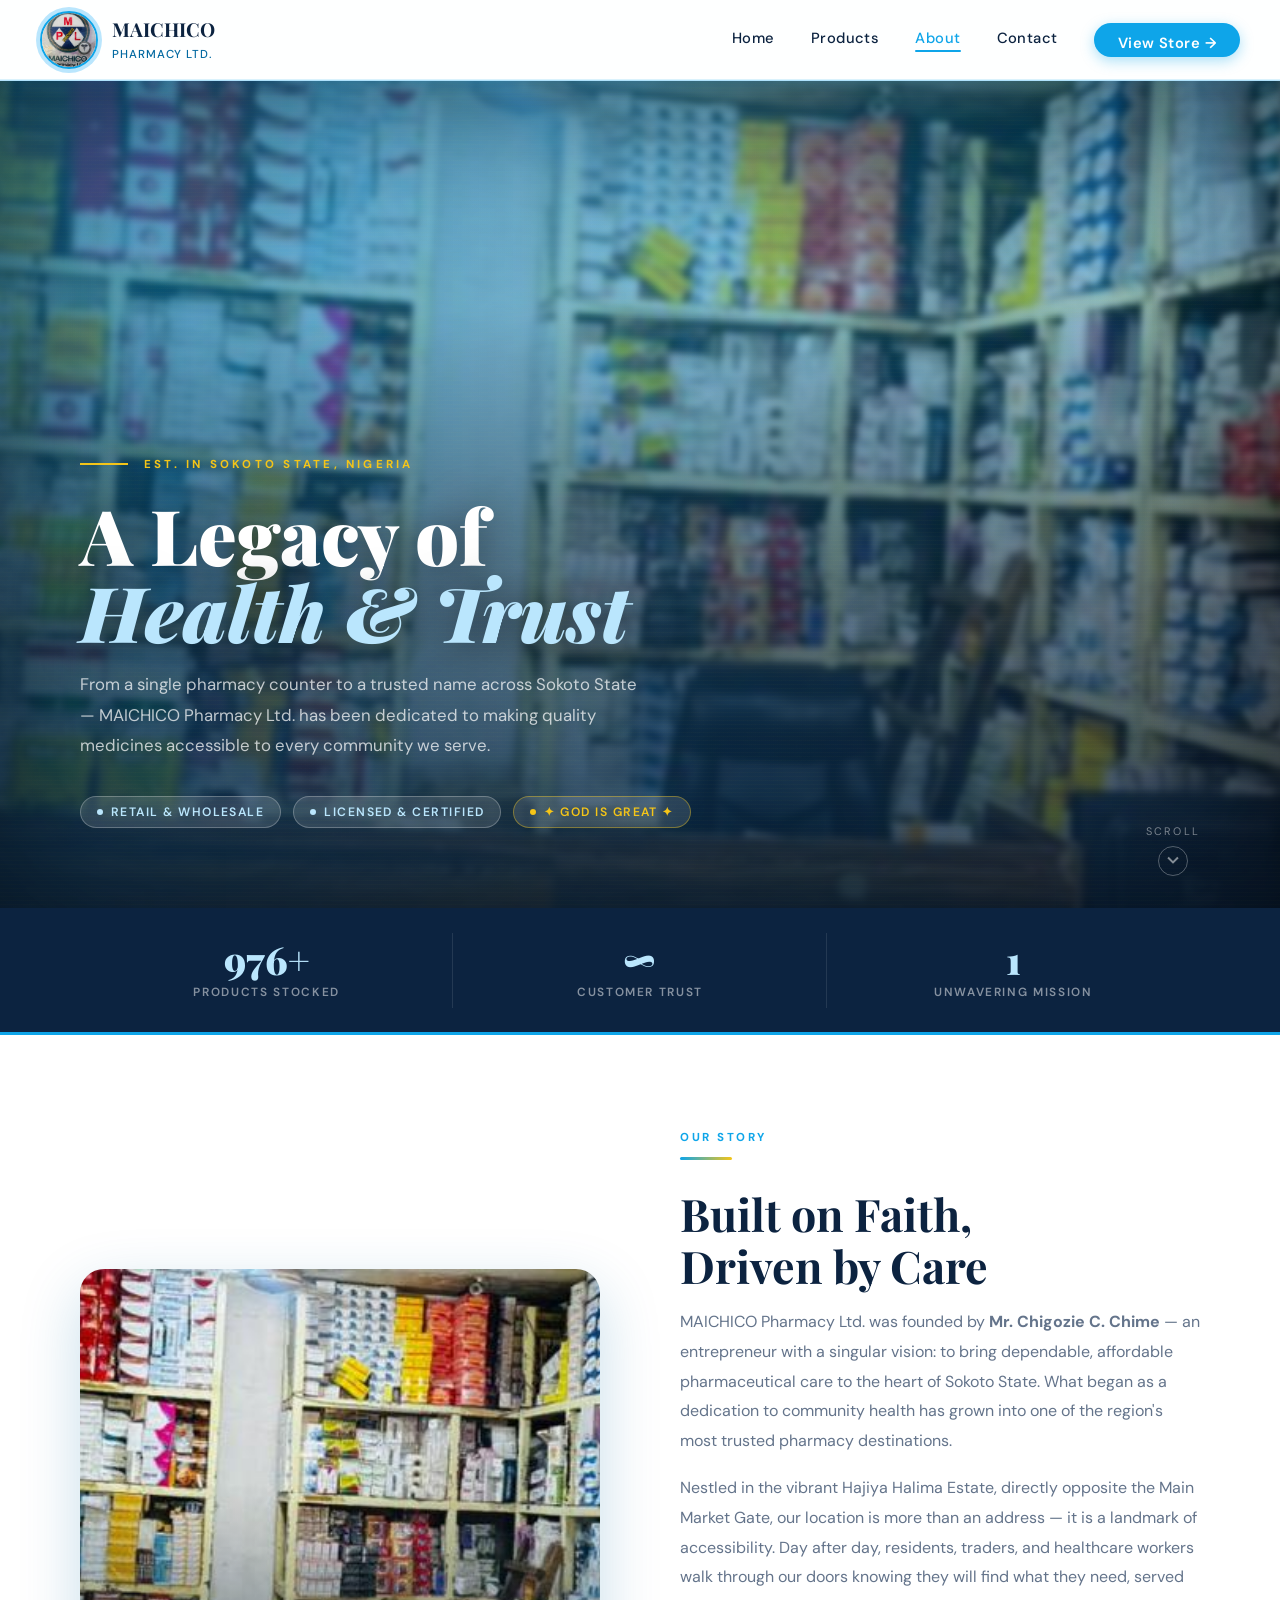
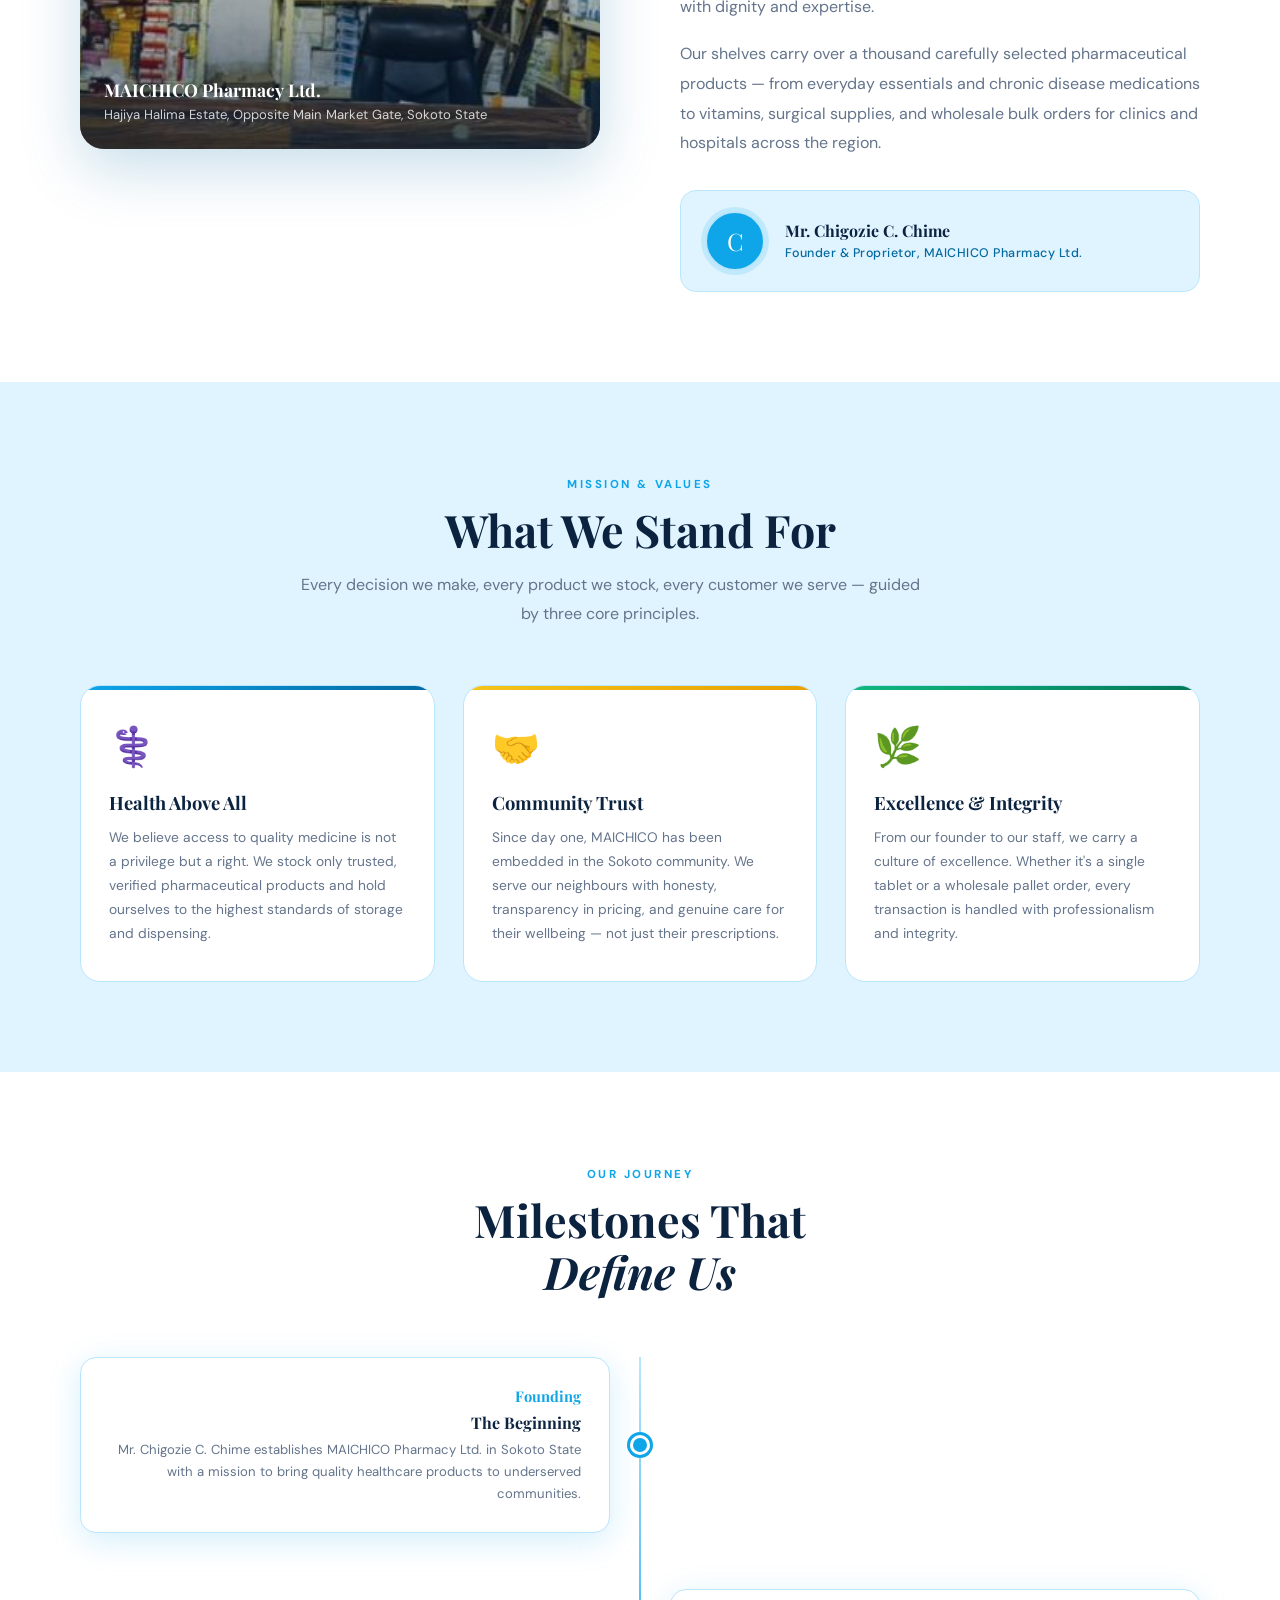
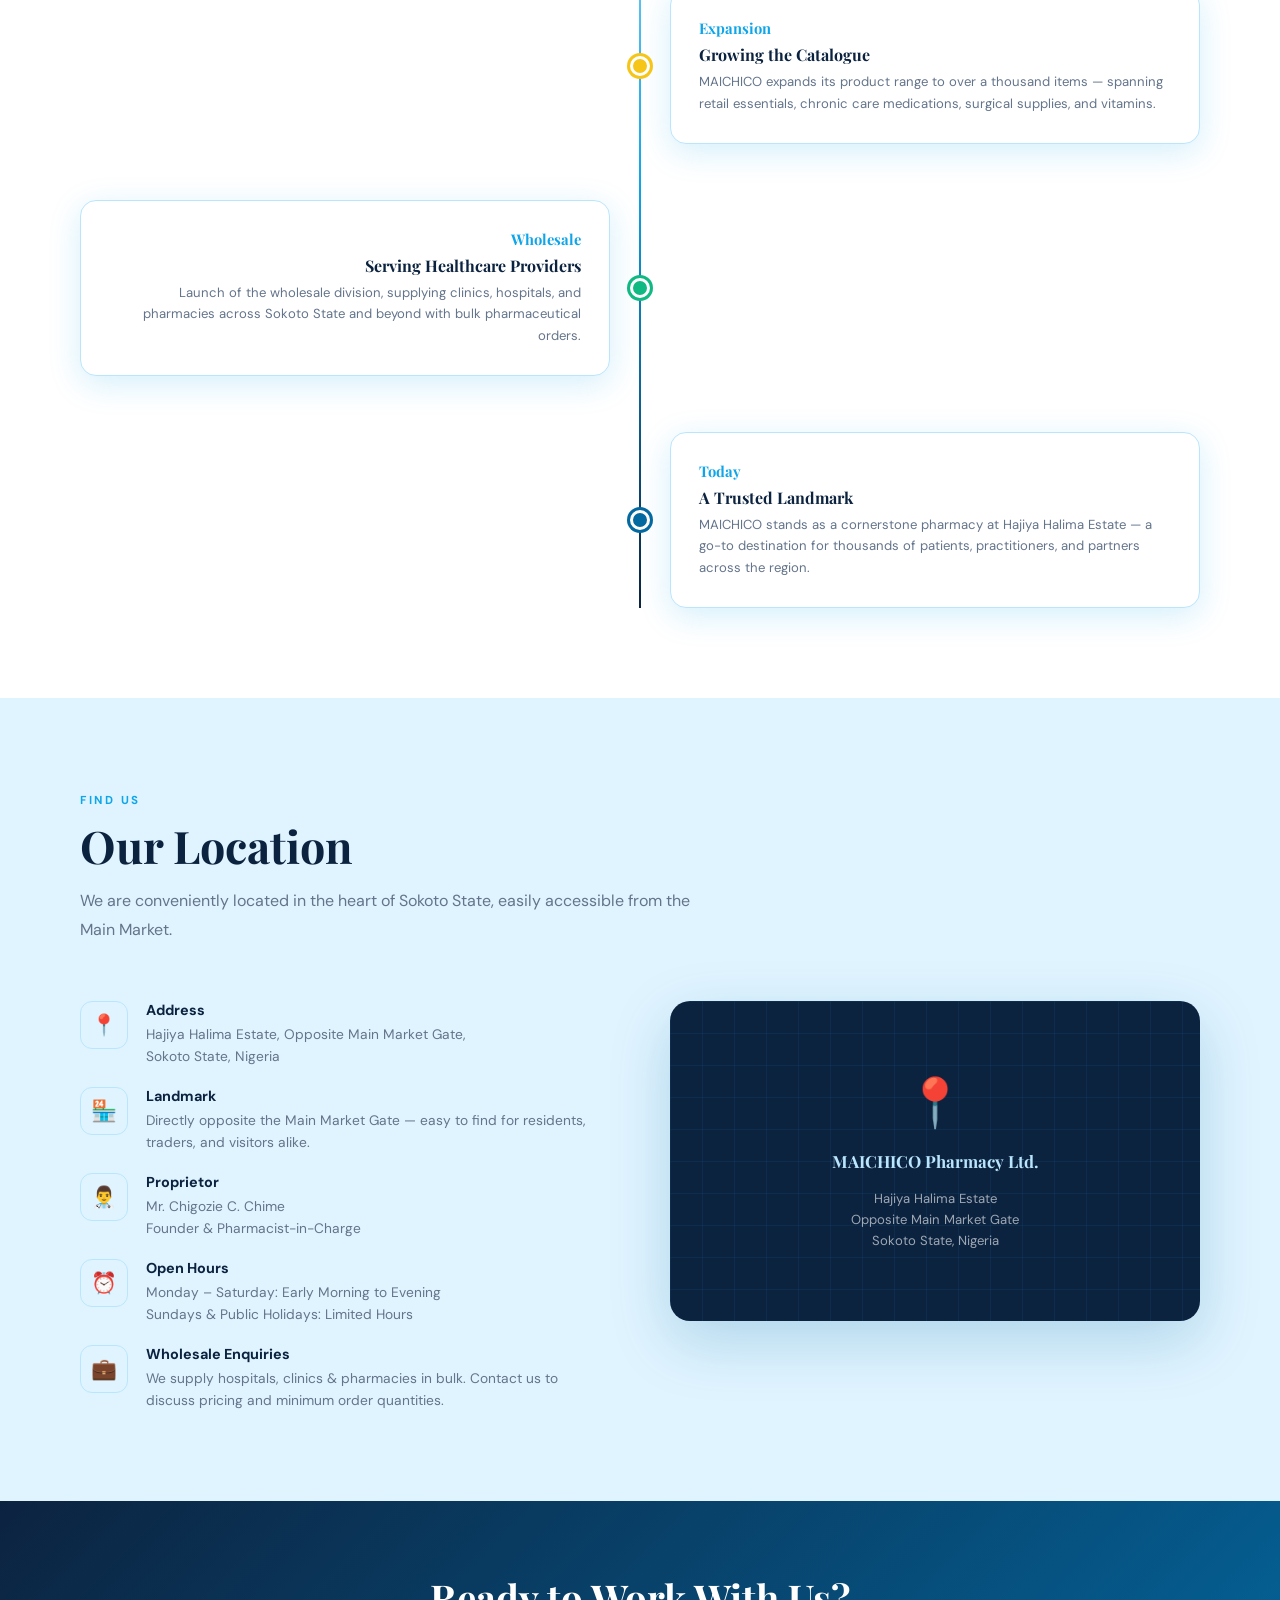
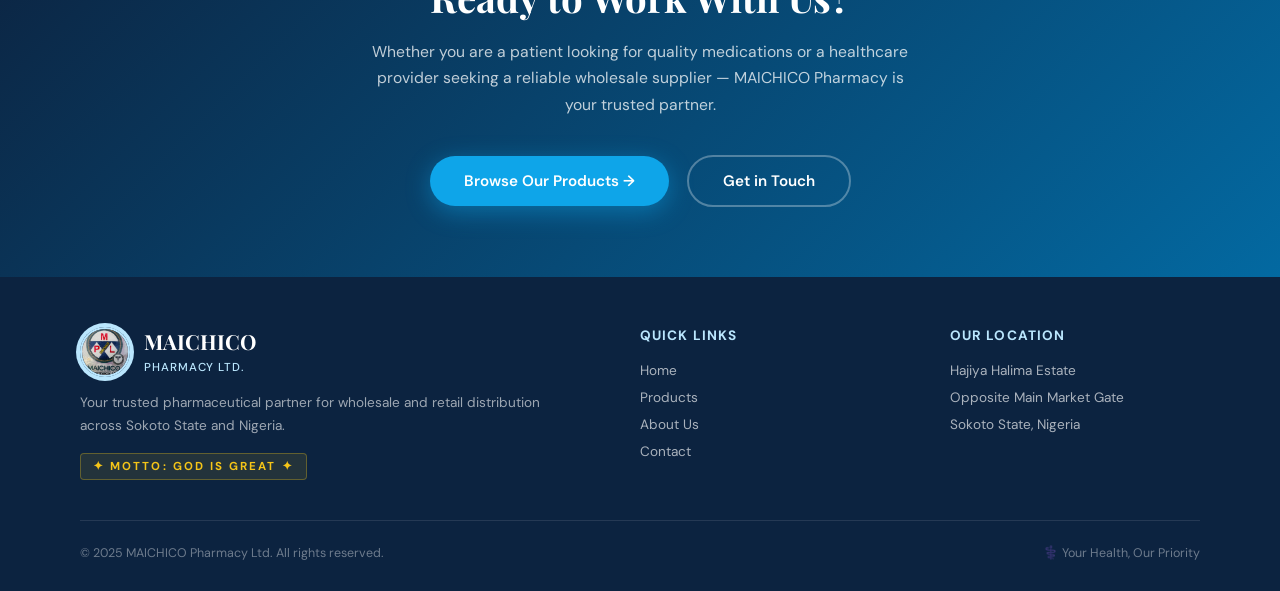
<file: about.html>
<!DOCTYPE html>
<html lang="en">
<head>
  <meta charset="UTF-8"/>
  <meta name="viewport" content="width=device-width, initial-scale=1.0"/>
  <title>About Us — MAICHICO Pharmacy Ltd</title>
  <link href="https://fonts.googleapis.com/css2?family=Playfair+Display:ital,wght@0,600;0,700;0,900;1,700&family=DM+Sans:wght@300;400;500;600&display=swap" rel="stylesheet"/>
  <style>
    :root {
      --sky:#0EA5E9; --sky-deep:#0369A1; --sky-light:#BAE6FD;
      --sky-pale:#E0F4FF; --white:#FFFFFF; --off-white:#F0F9FF;
      --navy:#0C2340; --gold:#F5C518; --text:#1E293B; --muted:#64748B;
      --glass:rgba(255,255,255,0.12); --glass-b:rgba(255,255,255,0.25);
      --shadow:0 8px 32px rgba(14,165,233,0.18);
      --shadow-lg:0 20px 60px rgba(3,105,161,0.22);
    }
    *,*::before,*::after{margin:0;padding:0;box-sizing:border-box}
    html{scroll-behavior:smooth}
    body{font-family:'DM Sans',sans-serif;background:var(--off-white);color:var(--text);overflow-x:hidden}
    img{max-width:100%;display:block} a{text-decoration:none;color:inherit}

    /* ── HEADER ── */
    header{position:fixed;top:0;left:0;right:0;z-index:1000;display:flex;align-items:center;justify-content:space-between;padding:0 40px;height:80px;background:rgba(255,255,255,0.92);backdrop-filter:blur(16px);border-bottom:1px solid rgba(14,165,233,0.15);box-shadow:0 2px 20px rgba(14,165,233,0.10);transition:box-shadow .3s}
    .logo{display:flex;align-items:center;gap:14px;flex-shrink:0}
    .logo img{height:58px;width:58px;object-fit:cover;border-radius:50%;border:2px solid var(--sky);box-shadow:0 0 0 4px var(--sky-light)}
    .logo-text strong{font-family:'Playfair Display',serif;font-size:1.2rem;color:var(--navy);display:block}
    .logo-text span{font-size:.72rem;color:var(--sky-deep);font-weight:500;letter-spacing:.08em;text-transform:uppercase}
    nav.desktop{display:flex;align-items:center;gap:36px}
    nav.desktop a{font-weight:500;font-size:.92rem;color:var(--navy);letter-spacing:.03em;position:relative;padding-bottom:4px}
    nav.desktop a::after{content:'';position:absolute;bottom:0;left:0;width:0;height:2px;background:var(--sky);transition:width .3s;border-radius:2px}
    nav.desktop a:hover::after,nav.desktop a.active::after{width:100%}
    nav.desktop a:hover,nav.desktop a.active{color:var(--sky)}
    .nav-cta{background:var(--sky);color:var(--white)!important;padding:10px 24px;border-radius:50px;font-weight:600!important;box-shadow:0 4px 14px rgba(14,165,233,.35);transition:all .25s!important}
    .nav-cta::after{display:none!important}
    .nav-cta:hover{background:var(--sky-deep)!important;transform:translateY(-2px)}
    .hamburger{display:none;flex-direction:column;gap:5px;cursor:pointer;padding:8px;border-radius:8px;border:none;background:transparent}
    .hamburger span{width:24px;height:2.5px;background:var(--navy);border-radius:2px;transition:all .3s;display:block}
    .hamburger.open span:nth-child(1){transform:rotate(45deg) translate(5px,5px)}
    .hamburger.open span:nth-child(2){opacity:0}
    .hamburger.open span:nth-child(3){transform:rotate(-45deg) translate(5px,-5px)}
    .mobile-menu{position:fixed;top:80px;left:0;right:0;background:rgba(255,255,255,0.97);backdrop-filter:blur(20px);z-index:999;padding:0 32px;max-height:0;overflow:hidden;transition:max-height .4s ease,padding .3s;border-bottom:1px solid var(--sky-light)}
    .mobile-menu.open{max-height:400px;padding:20px 32px 30px}
    .mobile-menu a{display:block;font-size:1.05rem;font-weight:500;color:var(--navy);padding:14px 0;border-bottom:1px solid var(--sky-pale);transition:color .2s,padding-left .2s}
    .mobile-menu a:last-child{border:none}
    .mobile-menu a:hover{color:var(--sky);padding-left:6px}

    /* ── HERO ── */
    .hero{margin-top:80px;position:relative;height:92vh;min-height:560px;display:flex;align-items:flex-end;overflow:hidden}
    .hero-bg{position:absolute;inset:0;background-image:url('5.jpeg');background-size:cover;background-position:center 40%;transform:scale(1.10);animation:zoomOut 18s ease forwards;filter:blur(3px) brightness(0.88);transform-origin:center}
    @keyframes zoomOut{from{transform:scale(1.10)}to{transform:scale(1.02)}}
    /* Cinematic triple-layer overlay */
    .hero-overlay{position:absolute;inset:0;background:
      linear-gradient(to top, rgba(12,35,64,0.72) 0%, rgba(12,35,64,0.45) 38%, rgba(14,165,233,0.18) 72%, rgba(14,165,233,0.28) 100%),
      linear-gradient(to right, rgba(3,105,161,0.55) 0%, rgba(14,165,233,0.20) 60%, transparent 100%)}
    /* Golden scan-line shimmer */
    .hero-scanline{position:absolute;inset:0;background:repeating-linear-gradient(
      0deg,transparent,transparent 3px,rgba(245,197,24,0.018) 3px,rgba(245,197,24,0.018) 4px);pointer-events:none}
    /* Vignette edges */
    .hero-vignette{position:absolute;inset:0;box-shadow:inset 0 0 160px rgba(0,0,0,.55);pointer-events:none}
    .hero-content{position:relative;z-index:2;padding:0 80px 80px;width:100%;max-width:900px;animation:fadeUp 1s ease both}
    @keyframes fadeUp{from{opacity:0;transform:translateY(40px)}to{opacity:1;transform:translateY(0)}}
    .hero-eyebrow{display:flex;align-items:center;gap:16px;margin-bottom:24px}
    .hero-line{width:48px;height:2px;background:var(--gold)}
    .hero-eyebrow span{font-size:.72rem;font-weight:700;letter-spacing:.28em;text-transform:uppercase;color:var(--gold)}
    .hero h1{font-family:'Playfair Display',serif;font-size:clamp(2.8rem,6vw,5rem);font-weight:900;color:var(--white);line-height:1.0;margin-bottom:20px;text-shadow:0 4px 40px rgba(0,0,0,.5)}
    .hero h1 em{font-style:italic;color:var(--sky-light)}
    .hero-sub{font-size:1.05rem;color:rgba(255,255,255,0.72);line-height:1.8;max-width:560px;margin-bottom:36px}
    .hero-badges{display:flex;gap:12px;flex-wrap:wrap}
    .hero-badge{display:inline-flex;align-items:center;gap:8px;background:var(--glass);border:1px solid var(--glass-b);color:var(--sky-light);font-size:.76rem;font-weight:600;letter-spacing:.12em;text-transform:uppercase;padding:7px 16px;border-radius:50px;backdrop-filter:blur(8px)}
    .hero-badge::before{content:'';width:6px;height:6px;background:var(--sky-light);border-radius:50%;animation:pulse 1.8s ease-in-out infinite}
    @keyframes pulse{0%,100%{opacity:1;transform:scale(1)}50%{opacity:.45;transform:scale(1.5)}}
    .hero-badge.gold-badge{border-color:rgba(245,197,24,.4);color:var(--gold)}
    .hero-badge.gold-badge::before{background:var(--gold)}
    /* Scroll cue */
    .scroll-cue{position:absolute;bottom:32px;right:80px;z-index:3;display:flex;flex-direction:column;align-items:center;gap:8px;animation:fadeUp 1.4s .6s ease both}
    .scroll-cue span{font-size:.68rem;letter-spacing:.2em;text-transform:uppercase;color:rgba(255,255,255,.45)}
    .scroll-arrow{width:30px;height:30px;border:1.5px solid rgba(255,255,255,.3);border-radius:50%;display:flex;align-items:center;justify-content:center;animation:bobDown 2s ease-in-out infinite}
    @keyframes bobDown{0%,100%{transform:translateY(0)}50%{transform:translateY(6px)}}
    .scroll-arrow::after{content:'';width:8px;height:8px;border-right:2px solid rgba(255,255,255,.5);border-bottom:2px solid rgba(255,255,255,.5);transform:rotate(45deg) translate(-2px,-2px)}

    /* ── STATS BAR ── */
    .stats-bar{background:var(--navy);padding:0 80px;display:flex;align-items:stretch;border-bottom:3px solid var(--sky)}
    .stat-item{flex:1;padding:32px 20px;text-align:center;position:relative;transition:background .25s}
    .stat-item:not(:last-child)::after{content:'';position:absolute;right:0;top:20%;height:60%;width:1px;background:rgba(255,255,255,.1)}
    .stat-item:hover{background:rgba(14,165,233,.08)}
    .stat-num{font-family:'Playfair Display',serif;font-size:2.4rem;font-weight:900;color:var(--sky-light);line-height:1;display:block}
    .stat-label{font-size:.74rem;font-weight:600;letter-spacing:.14em;text-transform:uppercase;color:rgba(255,255,255,.5);margin-top:6px;display:block}

    /* ── SECTION COMMONS ── */
    .section{padding:90px 80px}
    .section.alt{background:var(--white)}
    .section.pale{background:var(--sky-pale)}
    .section-tag{display:inline-block;font-size:.72rem;font-weight:700;letter-spacing:.22em;text-transform:uppercase;color:var(--sky);margin-bottom:12px}
    .section-title{font-family:'Playfair Display',serif;font-size:clamp(1.9rem,3.5vw,2.8rem);font-weight:700;color:var(--navy);line-height:1.15;margin-bottom:16px}
    .section-subtitle{color:var(--muted);font-size:1rem;line-height:1.8;max-width:620px}

    /* ── STORY SPLIT ── */
    .story-grid{display:grid;grid-template-columns:1fr 1fr;gap:80px;align-items:center}
    .story-img-wrap{position:relative;border-radius:24px;overflow:hidden;box-shadow:var(--shadow-lg)}
    .story-img-wrap img{width:100%;height:480px;object-fit:cover;display:block;transition:transform .6s ease}
    .story-img-wrap:hover img{transform:scale(1.04)}
    .story-img-overlay{position:absolute;inset:0;background:linear-gradient(to top,rgba(12,35,64,.6) 0%,transparent 55%)}
    .story-img-caption{position:absolute;bottom:24px;left:24px;right:24px;z-index:2}
    .story-img-caption p{font-size:.82rem;color:rgba(255,255,255,.8);line-height:1.5}
    .story-img-caption strong{font-family:'Playfair Display',serif;font-size:1.1rem;color:var(--white);display:block;margin-bottom:4px}
    .story-accent{width:52px;height:3px;background:linear-gradient(90deg,var(--sky),var(--gold));border-radius:2px;margin-bottom:28px}
    .story-text p{color:var(--muted);font-size:1rem;line-height:1.85;margin-bottom:18px}
    .story-text p:last-child{margin-bottom:0}
    /* Founder card */
    .founder-card{display:flex;align-items:center;gap:20px;background:var(--sky-pale);border:1.5px solid var(--sky-light);border-radius:16px;padding:20px 24px;margin-top:32px}
    .founder-avatar{width:60px;height:60px;border-radius:50%;background:var(--sky);display:flex;align-items:center;justify-content:center;font-family:'Playfair Display',serif;font-size:1.5rem;color:var(--white);flex-shrink:0;border:2px solid var(--sky-light);box-shadow:0 0 0 4px rgba(14,165,233,.15)}
    .founder-info strong{font-family:'Playfair Display',serif;font-size:1rem;color:var(--navy);display:block}
    .founder-info span{font-size:.78rem;color:var(--sky-deep);font-weight:500;letter-spacing:.04em}

    /* ── MISSION / VALUES ── */
    .values-grid{display:grid;grid-template-columns:repeat(3,1fr);gap:28px;margin-top:56px}
    .value-card{background:var(--white);border-radius:20px;padding:36px 28px;border:1.5px solid var(--sky-light);position:relative;overflow:hidden;transition:transform .3s,box-shadow .3s}
    .value-card::before{content:'';position:absolute;top:0;left:0;right:0;height:4px;background:linear-gradient(90deg,var(--sky),var(--sky-deep))}
    .value-card:nth-child(2)::before{background:linear-gradient(90deg,var(--gold),#e8a000)}
    .value-card:nth-child(3)::before{background:linear-gradient(90deg,#10b981,#047857)}
    .value-card:hover{transform:translateY(-8px);box-shadow:var(--shadow-lg)}
    .value-icon{font-size:2.4rem;margin-bottom:18px;display:block}
    .value-card h3{font-family:'Playfair Display',serif;font-size:1.15rem;color:var(--navy);margin-bottom:10px}
    .value-card p{font-size:.86rem;color:var(--muted);line-height:1.75}

    /* ── TIMELINE ── */
    .timeline{position:relative;margin-top:60px}
    .timeline::before{content:'';position:absolute;left:50%;top:0;bottom:0;width:2px;background:linear-gradient(to bottom,var(--sky-light),var(--sky),var(--navy));transform:translateX(-50%)}
    .tl-item{display:grid;grid-template-columns:1fr 60px 1fr;gap:0;align-items:center;margin-bottom:56px}
    .tl-item:last-child{margin-bottom:0}
    .tl-left,.tl-right,.tl-left-empty,.tl-right-empty{min-height:1px}
    .tl-content{background:var(--white);border-radius:16px;padding:28px 28px;border:1.5px solid var(--sky-light);box-shadow:var(--shadow);transition:transform .3s,box-shadow .3s}
    .tl-content:hover{transform:translateY(-4px);box-shadow:var(--shadow-lg)}
    .tl-left{text-align:right}
    .tl-dot{width:20px;height:20px;border-radius:50%;background:var(--sky);border:3px solid var(--white);box-shadow:0 0 0 3px var(--sky);margin:0 auto;position:relative;z-index:1}
    .tl-year{font-family:'Playfair Display',serif;font-size:.92rem;font-weight:700;color:var(--sky);margin-bottom:6px;display:block}
    .tl-content h4{font-family:'Playfair Display',serif;font-size:1rem;color:var(--navy);margin-bottom:6px}
    .tl-content p{font-size:.82rem;color:var(--muted);line-height:1.65}

    /* ── LOCATION / ADDRESS ── */
    .location-grid{display:grid;grid-template-columns:1fr 1fr;gap:60px;align-items:start;margin-top:56px}
    .location-detail{display:flex;flex-direction:column;gap:20px}
    .loc-item{display:flex;gap:18px;align-items:flex-start}
    .loc-icon{width:48px;height:48px;border-radius:12px;background:var(--sky-pale);border:1.5px solid var(--sky-light);display:flex;align-items:center;justify-content:center;font-size:1.3rem;flex-shrink:0}
    .loc-info strong{font-weight:700;color:var(--navy);font-size:.9rem;display:block;margin-bottom:4px}
    .loc-info span{color:var(--muted);font-size:.86rem;line-height:1.6}
    .map-placeholder{background:var(--navy);border-radius:20px;height:320px;display:flex;align-items:center;justify-content:center;flex-direction:column;gap:16px;position:relative;overflow:hidden;box-shadow:var(--shadow-lg)}
    .map-grid{position:absolute;inset:0;background-image:linear-gradient(rgba(14,165,233,.08) 1px,transparent 1px),linear-gradient(90deg,rgba(14,165,233,.08) 1px,transparent 1px);background-size:32px 32px}
    .map-pin{font-size:3rem;position:relative;z-index:1;animation:floatPin 3s ease-in-out infinite}
    @keyframes floatPin{0%,100%{transform:translateY(0)}50%{transform:translateY(-10px)}}
    .map-placeholder p{position:relative;z-index:1;font-size:.82rem;color:rgba(255,255,255,.6);text-align:center;padding:0 24px;line-height:1.6}
    .map-placeholder strong{position:relative;z-index:1;font-family:'Playfair Display',serif;font-size:1.05rem;color:var(--sky-light)}

    /* ── CTA STRIP ── */
    .cta-strip{background:linear-gradient(135deg,var(--navy) 0%,var(--sky-deep) 100%);padding:70px 80px;text-align:center}
    .cta-strip h2{font-family:'Playfair Display',serif;font-size:clamp(1.8rem,3vw,2.6rem);color:var(--white);margin-bottom:16px}
    .cta-strip p{color:rgba(255,255,255,.75);max-width:560px;margin:0 auto 36px;font-size:.98rem;line-height:1.7}
    .btn-primary{display:inline-flex;align-items:center;gap:8px;background:var(--sky);color:var(--white);font-weight:600;font-size:.95rem;padding:15px 34px;border-radius:50px;box-shadow:0 6px 24px rgba(14,165,233,.45);transition:all .25s}
    .btn-primary:hover{background:white;color:var(--sky-deep);transform:translateY(-2px)}
    .btn-outline{display:inline-flex;align-items:center;gap:8px;background:transparent;color:var(--white);font-weight:600;font-size:.95rem;padding:14px 34px;border-radius:50px;border:2px solid rgba(255,255,255,.3);transition:all .25s;margin-left:14px}
    .btn-outline:hover{background:rgba(255,255,255,.1);transform:translateY(-2px)}

    /* ── FOOTER ── */
    footer{background:var(--navy);color:var(--white);padding:50px 80px 30px}
    .footer-top{display:grid;grid-template-columns:2fr 1fr 1fr;gap:60px;padding-bottom:40px;border-bottom:1px solid rgba(255,255,255,.1)}
    .footer-brand .logo-text strong{color:var(--white);font-size:1.3rem}
    .footer-brand .logo-text span{color:var(--sky-light)}
    .footer-brand p{margin-top:14px;font-size:.85rem;color:rgba(255,255,255,.6);line-height:1.7}
    .footer-motto{display:inline-block;margin-top:16px;font-size:.72rem;font-weight:700;letter-spacing:.18em;color:var(--gold);background:rgba(245,197,24,.1);border:1px solid rgba(245,197,24,.3);padding:5px 12px;border-radius:4px}
    .footer-col h5{font-weight:700;font-size:.85rem;letter-spacing:.08em;text-transform:uppercase;color:var(--sky-light);margin-bottom:18px}
    .footer-col a{display:block;font-size:.85rem;color:rgba(255,255,255,.65);margin-bottom:10px;transition:color .2s,padding-left .2s}
    .footer-col a:hover{color:var(--sky-light);padding-left:4px}
    .footer-bottom{display:flex;align-items:center;justify-content:space-between;padding-top:24px;font-size:.78rem;color:rgba(255,255,255,.4)}

    /* ── SCROLL REVEAL ── */
    .reveal{opacity:0;transform:translateY(32px);transition:opacity .7s ease,transform .7s ease}
    .reveal.in{opacity:1;transform:translateY(0)}
    .reveal-left{opacity:0;transform:translateX(-32px);transition:opacity .7s ease,transform .7s ease}
    .reveal-left.in{opacity:1;transform:translateX(0)}
    .reveal-right{opacity:0;transform:translateX(32px);transition:opacity .7s ease,transform .7s ease}
    .reveal-right.in{opacity:1;transform:translateX(0)}

    /* ── RESPONSIVE ── */
    @media(max-width:1024px){
      header{padding:0 24px;height:70px}
      .logo img{height:48px;width:48px}
      .mobile-menu{top:70px}
      .hero{margin-top:70px}
      .section{padding:70px 40px}
      .stats-bar{padding:0 40px}
      .cta-strip{padding:60px 40px}
      .story-grid{gap:48px}
      .footer-top{grid-template-columns:1fr 1fr;gap:40px}
      footer{padding:40px 40px 24px}
      .scroll-cue{right:40px}
      .hero-content{padding:0 40px 60px}
      .values-grid{grid-template-columns:repeat(3,1fr)}
    }

    /* ── TABLET ── */
    @media(max-width:768px){
      nav.desktop{display:none}
      .hamburger{display:flex}
      header{padding:0 16px;height:60px}
      .logo img{height:40px;width:40px}
      .logo-text strong{font-size:1rem}
      .logo-text span{font-size:.65rem}
      .mobile-menu{top:60px}

      /* Hero: auto height, content fills width */
      .hero{margin-top:60px;height:auto;min-height:88vh}
      .hero-bg{background-position:center center}
      .hero-content{padding:56px 18px 52px;max-width:100%}
      .hero-eyebrow{margin-bottom:16px}
      .hero h1{font-size:clamp(1.9rem,7.5vw,2.8rem);margin-bottom:14px}
      .hero-sub{font-size:.88rem;line-height:1.7;margin-bottom:24px}
      .hero-badges{gap:8px;flex-wrap:wrap}
      .hero-badge{font-size:.70rem;padding:6px 13px}
      .scroll-cue{display:none}

      /* Stats: 2×2 grid */
      .stats-bar{padding:0;flex-wrap:wrap;border-bottom:none}
      .stat-item{flex:1 1 50%;padding:22px 10px;border-bottom:1px solid rgba(255,255,255,.07)}
      .stat-item::after{display:none}
      .stat-num{font-size:2rem}

      /* Sections */
      .section{padding:44px 16px}

      /* Story: stack vertically */
      .story-grid{grid-template-columns:1fr;gap:28px}
      .story-img-wrap img{height:260px}
      .story-img-caption strong{font-size:1rem}
      .story-text p{font-size:.9rem}
      .founder-card{padding:16px 18px;gap:14px}
      .founder-avatar{width:50px;height:50px;font-size:1.2rem}

      /* Values: single column */
      .values-grid{grid-template-columns:1fr;gap:14px;margin-top:36px}
      .value-card{padding:26px 22px}

      /* Timeline: left-anchored single column */
      .timeline{margin-top:36px}
      .timeline::before{left:16px;transform:none}
      .tl-item{
        display:flex;
        flex-direction:row;
        align-items:flex-start;
        gap:14px;
        margin-bottom:24px;
        grid-template-columns:unset
      }
      .tl-left-empty,.tl-right-empty{display:none}
      .tl-dot{
        flex-shrink:0;
        margin:4px 0 0 0;
        width:16px;height:16px;
        min-width:16px
      }
      .tl-left,.tl-right{
        flex:1;
        text-align:left;
        padding:18px 16px;
        border-radius:12px
      }

      /* Location */
      .location-grid{grid-template-columns:1fr;gap:28px}
      .map-placeholder{height:240px}

      /* CTA */
      .cta-strip{padding:44px 16px}
      .btn-primary,.btn-outline{width:100%;justify-content:center;margin:0}
      .btn-outline{margin-top:12px}
      .cta-strip .btn-wrap{display:flex;flex-direction:column;align-items:stretch;gap:0;max-width:300px;margin:0 auto}

      /* Footer */
      .footer-top{grid-template-columns:1fr;gap:24px}
      .footer-bottom{flex-direction:column;gap:6px;text-align:center}
      footer{padding:32px 16px 20px}
    }

    /* ── PHONE (≤480px) ── */
    @media(max-width:480px){
      header{height:56px}
      .logo img{height:36px;width:36px}
      .logo-text strong{font-size:.92rem}
      .mobile-menu{top:56px}
      .hero{margin-top:56px;min-height:90vh}
      .hero-content{padding:48px 16px 48px}
      .hero-eyebrow span{font-size:.65rem;letter-spacing:.18em}
      .hero h1{font-size:clamp(1.75rem,8.5vw,2.4rem);margin-bottom:12px}
      .hero-sub{font-size:.84rem;margin-bottom:20px}
      .hero-badge{font-size:.66rem;padding:5px 11px}
      .stats-bar{border-top:3px solid var(--sky)}
      .stat-item{flex:1 1 50%;padding:18px 8px}
      .stat-num{font-size:1.8rem}
      .stat-label{font-size:.66rem;letter-spacing:.1em}
      .section{padding:36px 14px}
      .section-title{font-size:clamp(1.5rem,6vw,2rem)}
      .section-subtitle{font-size:.88rem}
      .story-img-wrap img{height:220px}
      .story-text p{font-size:.86rem}
      .value-card{padding:22px 18px}
      .value-icon{font-size:2rem;margin-bottom:12px}
      .value-card h3{font-size:1rem}
      .value-card p{font-size:.82rem}
      .loc-icon{width:42px;height:42px;font-size:1.1rem}
      .loc-info strong{font-size:.84rem}
      .loc-info span{font-size:.8rem}
      .map-placeholder{height:200px}
      .cta-strip{padding:36px 14px}
      .cta-strip h2{font-size:clamp(1.4rem,6vw,1.9rem)}
      .cta-strip p{font-size:.88rem}
      footer{padding:28px 14px 18px}
    }

    /* ── TINY (≤360px — iPhone SE, Galaxy A series) ── */
    @media(max-width:360px){
      .hero h1{font-size:1.65rem}
      .hero-sub{font-size:.80rem}
      .hero-badges{gap:6px}
      .hero-badge{font-size:.62rem;padding:5px 10px}
      .stat-item{flex:1 1 100%}
      .stat-num{font-size:2rem}
      .section-title{font-size:1.45rem}
      .founder-card{flex-direction:column;text-align:center}
      .loc-item{gap:12px}
    }
  </style>
</head>
<body>

  <!-- HEADER -->
  <header id="header">
    <div class="logo">
      <img src="1.jpeg" alt="MAICHICO Logo"/>
      <div class="logo-text">
        <strong>MAICHICO</strong>
        <span>Pharmacy Ltd.</span>
      </div>
    </div>
    <nav class="desktop">
      <a href="index.html">Home</a>
      <a href="products.html">Products</a>
      <a href="about.html" class="active">About</a>
      <a href="index.html#contact">Contact</a>
      <a href="products.html" class="nav-cta">View Store →</a>
    </nav>
    <button class="hamburger" id="burger" aria-label="Toggle menu">
      <span></span><span></span><span></span>
    </button>
  </header>

  <div class="mobile-menu" id="mobileMenu">
    <a href="index.html"         onclick="closeMenu()">🏠 Home</a>
    <a href="products.html"      onclick="closeMenu()">💊 Products</a>
    <a href="about.html"         onclick="closeMenu()">ℹ️ About Us</a>
    <a href="index.html#contact" onclick="closeMenu()">📞 Contact</a>
  </div>

  <!-- ══ HERO ══ -->
  <section class="hero">
    <div class="hero-bg"></div>
    <div class="hero-overlay"></div>
    <div class="hero-scanline"></div>
    <div class="hero-vignette"></div>
    <div class="hero-content">
      <div class="hero-eyebrow">
        <div class="hero-line"></div>
        <span>Est. in Sokoto State, Nigeria</span>
      </div>
      <h1>A Legacy of<br/><em>Health &amp; Trust</em></h1>
      <p class="hero-sub">
        From a single pharmacy counter to a trusted name across Sokoto State — MAICHICO Pharmacy Ltd. has been dedicated to making quality medicines accessible to every community we serve.
      </p>
      <div class="hero-badges">
        <div class="hero-badge">Retail &amp; Wholesale</div>
        <div class="hero-badge">Licensed &amp; Certified</div>
        <div class="hero-badge gold-badge">✦ GOD IS GREAT ✦</div>
      </div>
    </div>
    <div class="scroll-cue">
      <span>Scroll</span>
      <div class="scroll-arrow"></div>
    </div>
  </section>

  <!-- ══ STATS BAR ══ -->
  <div class="stats-bar">
    <div class="stat-item reveal">
      <span class="stat-num" data-target="1000">0</span>
      <span class="stat-label">Products Stocked</span>
    </div>
    <!-- <div class="stat-item reveal" style="transition-delay:.1s">
      <span class="stat-num" data-target="15">0</span>
      <span class="stat-label">Years of Service</span>
    </div> -->
    <div class="stat-item reveal" style="transition-delay:.2s">
      <span class="stat-num">∞</span>
      <span class="stat-label">Customer Trust</span>
    </div>
    <div class="stat-item reveal" style="transition-delay:.3s">
      <span class="stat-num">1</span>
      <span class="stat-label">Unwavering Mission</span>
    </div>
  </div>

  <!-- ══ OUR STORY ══ -->
  <section class="section alt" id="story">
    <div class="story-grid">
      <div class="story-img-wrap reveal-left">
        <img src="5.jpeg" alt="MAICHICO Pharmacy interior — well-stocked shelves"/>
        <div class="story-img-overlay"></div>
        <div class="story-img-caption">
          <strong>MAICHICO Pharmacy Ltd.</strong>
          <p>Hajiya Halima Estate, Opposite Main Market Gate, Sokoto State</p>
        </div>
      </div>
      <div class="story-text reveal-right">
        <span class="section-tag">Our Story</span>
        <div class="story-accent"></div>
        <h2 class="section-title">Built on Faith,<br/>Driven by Care</h2>
        <p>
          MAICHICO Pharmacy Ltd. was founded by <strong>Mr. Chigozie C. Chime</strong> — an entrepreneur with a singular vision: to bring dependable, affordable pharmaceutical care to the heart of Sokoto State. What began as a dedication to community health has grown into one of the region's most trusted pharmacy destinations.
        </p>
        <p>
          Nestled in the vibrant Hajiya Halima Estate, directly opposite the Main Market Gate, our location is more than an address — it is a landmark of accessibility. Day after day, residents, traders, and healthcare workers walk through our doors knowing they will find what they need, served with dignity and expertise.
        </p>
        <p>
          Our shelves carry over a thousand carefully selected pharmaceutical products — from everyday essentials and chronic disease medications to vitamins, surgical supplies, and wholesale bulk orders for clinics and hospitals across the region.
        </p>
        <div class="founder-card">
          <div class="founder-avatar">C</div>
          <div class="founder-info">
            <strong>Mr. Chigozie C. Chime</strong>
            <span>Founder &amp; Proprietor, MAICHICO Pharmacy Ltd.</span>
          </div>
        </div>
      </div>
    </div>
  </section>

  <!-- ══ MISSION & VALUES ══ -->
  <section class="section pale" id="mission">
    <div style="text-align:center;max-width:680px;margin:0 auto" class="reveal">
      <span class="section-tag">Mission &amp; Values</span>
      <h2 class="section-title">What We Stand For</h2>
      <p class="section-subtitle">Every decision we make, every product we stock, every customer we serve — guided by three core principles.</p>
    </div>
    <div class="values-grid">
      <div class="value-card reveal" style="transition-delay:.1s">
        <span class="value-icon">⚕️</span>
        <h3>Health Above All</h3>
        <p>We believe access to quality medicine is not a privilege but a right. We stock only trusted, verified pharmaceutical products and hold ourselves to the highest standards of storage and dispensing.</p>
      </div>
      <div class="value-card reveal" style="transition-delay:.2s">
        <span class="value-icon">🤝</span>
        <h3>Community Trust</h3>
        <p>Since day one, MAICHICO has been embedded in the Sokoto community. We serve our neighbours with honesty, transparency in pricing, and genuine care for their wellbeing — not just their prescriptions.</p>
      </div>
      <div class="value-card reveal" style="transition-delay:.3s">
        <span class="value-icon">🌿</span>
        <h3>Excellence &amp; Integrity</h3>
        <p>From our founder to our staff, we carry a culture of excellence. Whether it's a single tablet or a wholesale pallet order, every transaction is handled with professionalism and integrity.</p>
      </div>
    </div>
  </section>

  <!-- ══ JOURNEY TIMELINE ══ -->
  <section class="section alt" id="journey">
    <div style="text-align:center;max-width:640px;margin:0 auto" class="reveal">
      <span class="section-tag">Our Journey</span>
      <h2 class="section-title">Milestones That<br/><em>Define Us</em></h2>
    </div>
    <div class="timeline">

      <div class="tl-item reveal">
        <div class="tl-content tl-left">
          <div class="tl-year">Founding</div>
          <h4>The Beginning</h4>
          <p>Mr. Chigozie C. Chime establishes MAICHICO Pharmacy Ltd. in Sokoto State with a mission to bring quality healthcare products to underserved communities.</p>
        </div>
        <div class="tl-dot"></div>
        <div class="tl-right-empty"></div>
      </div>

      <div class="tl-item reveal" style="transition-delay:.1s">
        <div class="tl-left-empty"></div>
        <div class="tl-dot" style="background:var(--gold);box-shadow:0 0 0 3px var(--gold)"></div>
        <div class="tl-content tl-right">
          <div class="tl-year">Expansion</div>
          <h4>Growing the Catalogue</h4>
          <p>MAICHICO expands its product range to over a thousand items — spanning retail essentials, chronic care medications, surgical supplies, and vitamins.</p>
        </div>
      </div>

      <div class="tl-item reveal" style="transition-delay:.2s">
        <div class="tl-content tl-left">
          <div class="tl-year">Wholesale</div>
          <h4>Serving Healthcare Providers</h4>
          <p>Launch of the wholesale division, supplying clinics, hospitals, and pharmacies across Sokoto State and beyond with bulk pharmaceutical orders.</p>
        </div>
        <div class="tl-dot" style="background:#10b981;box-shadow:0 0 0 3px #10b981"></div>
        <div class="tl-right-empty"></div>
      </div>

      <div class="tl-item reveal" style="transition-delay:.3s">
        <div class="tl-left-empty"></div>
        <div class="tl-dot" style="background:var(--sky-deep);box-shadow:0 0 0 3px var(--sky-deep)"></div>
        <div class="tl-content tl-right">
          <div class="tl-year">Today</div>
          <h4>A Trusted Landmark</h4>
          <p>MAICHICO stands as a cornerstone pharmacy at Hajiya Halima Estate — a go-to destination for thousands of patients, practitioners, and partners across the region.</p>
        </div>
      </div>

    </div>
  </section>

  <!-- ══ LOCATION ══ -->
  <section class="section pale" id="location">
    <div class="reveal">
      <span class="section-tag">Find Us</span>
      <h2 class="section-title">Our Location</h2>
      <p class="section-subtitle">We are conveniently located in the heart of Sokoto State, easily accessible from the Main Market.</p>
    </div>
    <div class="location-grid">
      <div class="location-detail reveal-left">
        <div class="loc-item">
          <div class="loc-icon">📍</div>
          <div class="loc-info">
            <strong>Address</strong>
            <span>Hajiya Halima Estate, Opposite Main Market Gate,<br/>Sokoto State, Nigeria</span>
          </div>
        </div>
        <div class="loc-item">
          <div class="loc-icon">🏪</div>
          <div class="loc-info">
            <strong>Landmark</strong>
            <span>Directly opposite the Main Market Gate — easy to find for residents, traders, and visitors alike.</span>
          </div>
        </div>
        <div class="loc-item">
          <div class="loc-icon">👨‍⚕️</div>
          <div class="loc-info">
            <strong>Proprietor</strong>
            <span>Mr. Chigozie C. Chime<br/>Founder &amp; Pharmacist-in-Charge</span>
          </div>
        </div>
        <div class="loc-item">
          <div class="loc-icon">⏰</div>
          <div class="loc-info">
            <strong>Open Hours</strong>
            <span>Monday – Saturday: Early Morning to Evening<br/>Sundays &amp; Public Holidays: Limited Hours</span>
          </div>
        </div>
        <div class="loc-item">
          <div class="loc-icon">💼</div>
          <div class="loc-info">
            <strong>Wholesale Enquiries</strong>
            <span>We supply hospitals, clinics &amp; pharmacies in bulk. Contact us to discuss pricing and minimum order quantities.</span>
          </div>
        </div>
      </div>
      <div class="reveal-right">
        <div class="map-placeholder">
          <div class="map-grid"></div>
          <div class="map-pin">📍</div>
          <strong>MAICHICO Pharmacy Ltd.</strong>
          <p>Hajiya Halima Estate<br/>Opposite Main Market Gate<br/>Sokoto State, Nigeria</p>
        </div>
      </div>
    </div>
  </section>

  <!-- ══ CTA STRIP ══ -->
  <div class="cta-strip">
    <h2>Ready to Work With Us?</h2>
    <p>Whether you are a patient looking for quality medications or a healthcare provider seeking a reliable wholesale supplier — MAICHICO Pharmacy is your trusted partner.</p>
    <div class="btn-wrap">
      <a href="products.html" class="btn-primary">Browse Our Products →</a>
      <a href="contact.html" class="btn-outline">Get in Touch</a>
    </div>
  </div>

  <!-- ══ FOOTER ══ -->
  <footer>
    <div class="footer-top">
      <div class="footer-brand">
        <div class="logo">
          <img src="1.jpeg" alt="Logo" style="height:50px;width:50px;border-color:var(--sky-light)"/>
          <div class="logo-text"><strong>MAICHICO</strong><span>Pharmacy Ltd.</span></div>
        </div>
        <p>Your trusted pharmaceutical partner for wholesale and retail distribution across Sokoto State and Nigeria.</p>
        <div class="footer-motto">✦ MOTTO: GOD IS GREAT ✦</div>
      </div>
      <div class="footer-col">
        <h5>Quick Links</h5>
        <a href="index.html">Home</a>
        <a href="products.html">Products</a>
        <a href="about.html">About Us</a>
        <a href="contact.html">Contact</a>
      </div>
      <div class="footer-col">
        <h5>Our Location</h5>
        <a href="#location">Hajiya Halima Estate</a>
        <a href="#location">Opposite Main Market Gate</a>
        <a href="#location">Sokoto State, Nigeria</a>
      </div>
    </div>
    <div class="footer-bottom">
      <span>© 2025 MAICHICO Pharmacy Ltd. All rights reserved.</span>
      <span>⚕️ Your Health, Our Priority</span>
    </div>
  </footer>

  <script>
    /* ── Hamburger ── */
    const burger = document.getElementById('burger');
    const menu   = document.getElementById('mobileMenu');
    burger.addEventListener('click', () => {
      burger.classList.toggle('open');
      menu.classList.toggle('open');
    });
    function closeMenu(){
      burger.classList.remove('open');
      menu.classList.remove('open');
    }

    /* ── Header shadow on scroll ── */
    window.addEventListener('scroll', () => {
      document.getElementById('header').style.boxShadow =
        window.scrollY > 30 ? '0 4px 30px rgba(14,165,233,.18)' : '0 2px 20px rgba(14,165,233,.10)';
    });

    /* ── Scroll reveal ── */
    const revealObs = new IntersectionObserver((entries) => {
      entries.forEach(e => { if(e.isIntersecting) e.target.classList.add('in'); });
    }, { threshold: 0.1 });
    document.querySelectorAll('.reveal,.reveal-left,.reveal-right').forEach(el => revealObs.observe(el));

    /* ── Animated counters ── */
    const counterObs = new IntersectionObserver((entries) => {
      entries.forEach(e => {
        if(!e.isIntersecting) return;
        const el = e.target;
        const target = parseInt(el.dataset.target);
        if(!target) return;
        let start = 0;
        const dur = 1800;
        const step = timestamp => {
          if(!start) start = timestamp;
          const prog = Math.min((timestamp - start) / dur, 1);
          const eased = 1 - Math.pow(1 - prog, 3);
          el.textContent = Math.round(eased * target).toLocaleString() + (target >= 1000 ? '+' : '');
          if(prog < 1) requestAnimationFrame(step);
        };
        requestAnimationFrame(step);
        counterObs.unobserve(el);
      });
    }, { threshold: 0.5 });
    document.querySelectorAll('.stat-num[data-target]').forEach(el => counterObs.observe(el));
  </script>

</body>
</html>
</file>
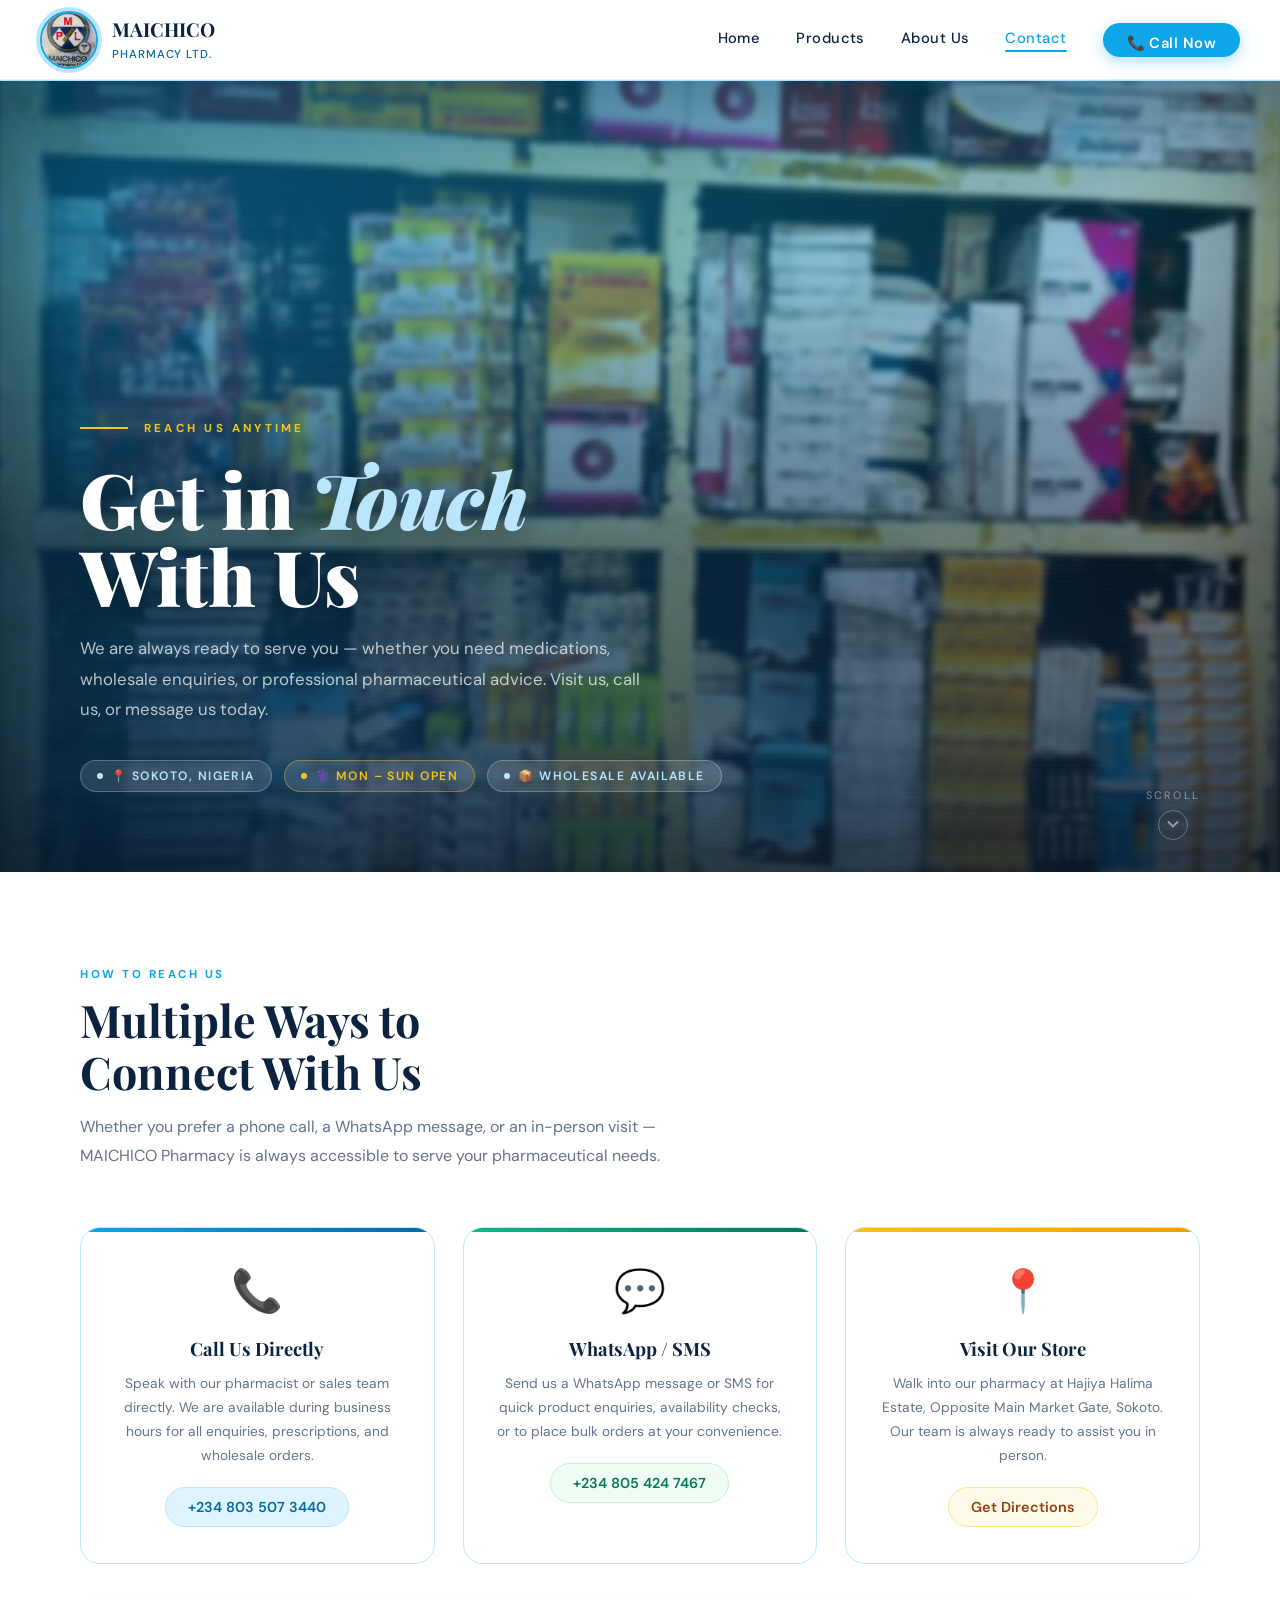
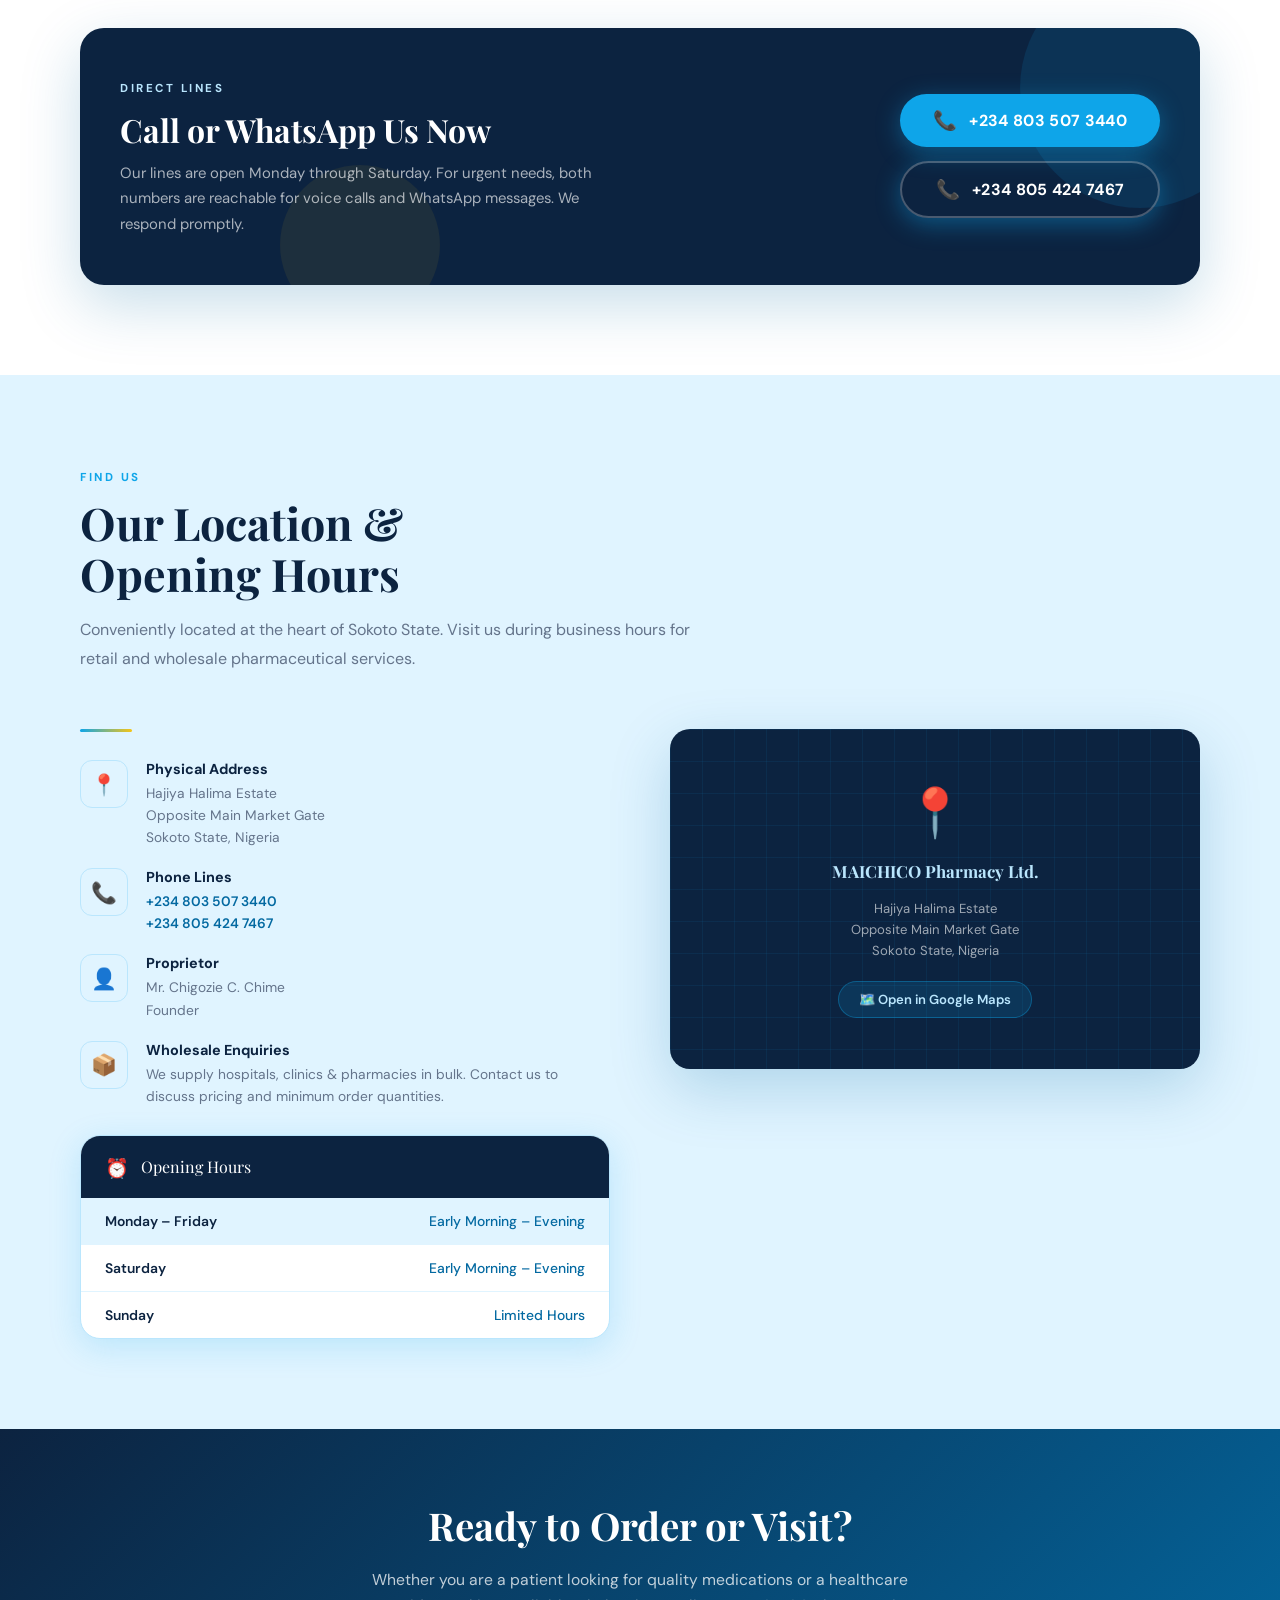
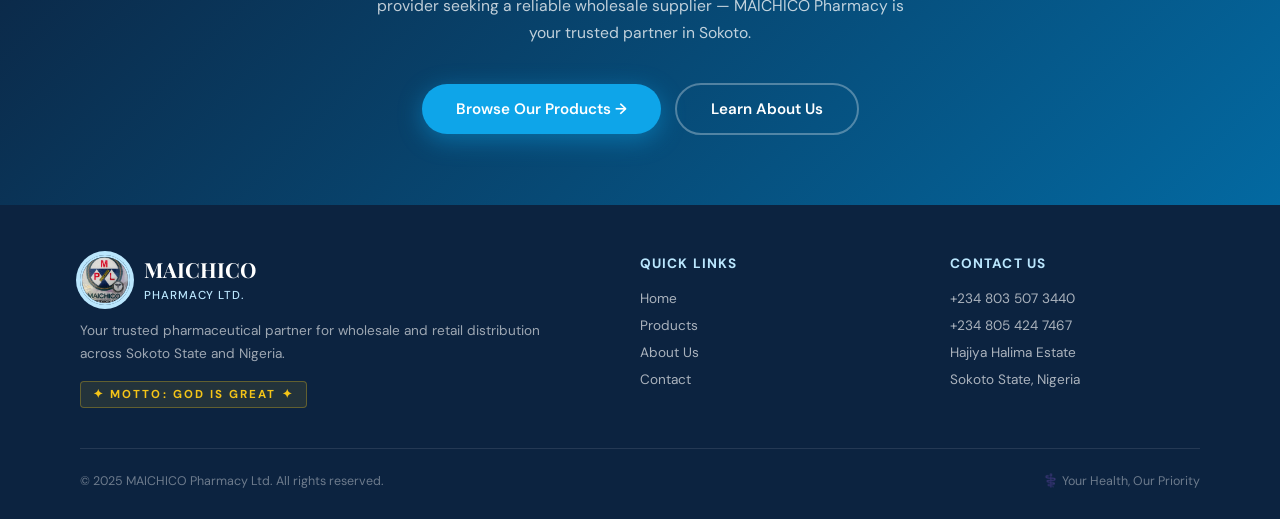
<file: contact.html>
<!DOCTYPE html>
<html lang="en">
<head>
  <meta charset="UTF-8"/>
  <meta name="viewport" content="width=device-width, initial-scale=1.0"/>
  <title>Contact Us — MAICHICO Pharmacy Ltd</title>
  <link href="https://fonts.googleapis.com/css2?family=Playfair+Display:ital,wght@0,600;0,700;0,900;1,700&family=DM+Sans:wght@300;400;500;600&display=swap" rel="stylesheet"/>
  <style>
    :root {
      --sky:#0EA5E9; --sky-deep:#0369A1; --sky-light:#BAE6FD;
      --sky-pale:#E0F4FF; --white:#FFFFFF; --off-white:#F0F9FF;
      --navy:#0C2340; --gold:#F5C518; --text:#1E293B; --muted:#64748B;
      --glass:rgba(255,255,255,0.12); --glass-b:rgba(255,255,255,0.25);
      --shadow:0 8px 32px rgba(14,165,233,0.18);
      --shadow-lg:0 20px 60px rgba(3,105,161,0.22);
    }
    *,*::before,*::after{margin:0;padding:0;box-sizing:border-box}
    html{scroll-behavior:smooth}
    body{font-family:'DM Sans',sans-serif;background:var(--off-white);color:var(--text);overflow-x:hidden}
    img{max-width:100%;display:block} a{text-decoration:none;color:inherit}

    /* ── HEADER ── */
    header{position:fixed;top:0;left:0;right:0;z-index:1000;display:flex;align-items:center;justify-content:space-between;padding:0 40px;height:80px;background:rgba(255,255,255,0.92);backdrop-filter:blur(16px);border-bottom:1px solid rgba(14,165,233,0.15);box-shadow:0 2px 20px rgba(14,165,233,0.10);transition:box-shadow .3s}
    .logo{display:flex;align-items:center;gap:14px;flex-shrink:0}
    .logo img{height:58px;width:58px;object-fit:cover;border-radius:50%;border:2px solid var(--sky);box-shadow:0 0 0 4px var(--sky-light)}
    .logo-text strong{font-family:'Playfair Display',serif;font-size:1.2rem;color:var(--navy);display:block}
    .logo-text span{font-size:.72rem;color:var(--sky-deep);font-weight:500;letter-spacing:.08em;text-transform:uppercase}
    nav.desktop{display:flex;align-items:center;gap:36px}
    nav.desktop a{font-weight:500;font-size:.92rem;color:var(--navy);letter-spacing:.03em;position:relative;padding-bottom:4px}
    nav.desktop a::after{content:'';position:absolute;bottom:0;left:0;width:0;height:2px;background:var(--sky);transition:width .3s;border-radius:2px}
    nav.desktop a:hover::after,nav.desktop a.active::after{width:100%}
    nav.desktop a:hover,nav.desktop a.active{color:var(--sky)}
    .nav-cta{background:var(--sky);color:var(--white)!important;padding:10px 24px;border-radius:50px;font-weight:600!important;box-shadow:0 4px 14px rgba(14,165,233,.35);transition:all .25s!important}
    .nav-cta::after{display:none!important}
    .nav-cta:hover{background:var(--sky-deep)!important;transform:translateY(-2px)}
    .hamburger{display:none;flex-direction:column;gap:5px;cursor:pointer;padding:8px;border-radius:8px;border:none;background:transparent}
    .hamburger span{width:24px;height:2.5px;background:var(--navy);border-radius:2px;transition:all .3s;display:block}
    .hamburger.open span:nth-child(1){transform:rotate(45deg) translate(5px,5px)}
    .hamburger.open span:nth-child(2){opacity:0}
    .hamburger.open span:nth-child(3){transform:rotate(-45deg) translate(5px,-5px)}
    .mobile-menu{position:fixed;top:80px;left:0;right:0;background:rgba(255,255,255,0.97);backdrop-filter:blur(20px);z-index:999;padding:0 32px;max-height:0;overflow:hidden;transition:max-height .4s ease,padding .3s;border-bottom:1px solid var(--sky-light)}
    .mobile-menu.open{max-height:400px;padding:20px 32px 30px}
    .mobile-menu a{display:block;font-size:1.05rem;font-weight:500;color:var(--navy);padding:14px 0;border-bottom:1px solid var(--sky-pale);transition:color .2s,padding-left .2s}
    .mobile-menu a:last-child{border:none}
    .mobile-menu a:hover{color:var(--sky);padding-left:6px}

    /* ── HERO ── */
    .hero{margin-top:80px;position:relative;height:88vh;min-height:520px;display:flex;align-items:flex-end;overflow:hidden}
    .hero-bg{position:absolute;inset:0;background-image:url('3.jpeg');background-size:cover;background-position:center center;transform:scale(1.08);animation:zoomOut 18s ease forwards;filter:blur(3px) brightness(0.88);transform-origin:center}
    @keyframes zoomOut{from{transform:scale(1.08)}to{transform:scale(1.02)}}
    .hero-overlay{position:absolute;inset:0;background:
      linear-gradient(to top, rgba(12,35,64,0.72) 0%, rgba(12,35,64,0.45) 40%, rgba(14,165,233,0.18) 75%, rgba(14,165,233,0.28) 100%),
      linear-gradient(to right, rgba(3,105,161,0.55) 0%, rgba(14,165,233,0.20) 60%, transparent 100%)}
    .hero-scanline{position:absolute;inset:0;background:repeating-linear-gradient(
      0deg,transparent,transparent 3px,rgba(245,197,24,0.018) 3px,rgba(245,197,24,0.018) 4px);pointer-events:none}
    .hero-vignette{position:absolute;inset:0;box-shadow:inset 0 0 160px rgba(0,0,0,.55);pointer-events:none}
    .hero-content{position:relative;z-index:2;padding:0 80px 80px;width:100%;max-width:900px;animation:fadeUp 1s ease both}
    @keyframes fadeUp{from{opacity:0;transform:translateY(40px)}to{opacity:1;transform:translateY(0)}}
    .hero-eyebrow{display:flex;align-items:center;gap:16px;margin-bottom:24px}
    .hero-line{width:48px;height:2px;background:var(--gold)}
    .hero-eyebrow span{font-size:.72rem;font-weight:700;letter-spacing:.28em;text-transform:uppercase;color:var(--gold)}
    .hero h1{font-family:'Playfair Display',serif;font-size:clamp(2.8rem,6vw,5rem);font-weight:900;color:var(--white);line-height:1.0;margin-bottom:20px;text-shadow:0 4px 40px rgba(0,0,0,.5)}
    .hero h1 em{font-style:italic;color:var(--sky-light)}
    .hero-sub{font-size:1.05rem;color:rgba(255,255,255,0.72);line-height:1.8;max-width:560px;margin-bottom:36px}
    .hero-badges{display:flex;gap:12px;flex-wrap:wrap}
    .hero-badge{display:inline-flex;align-items:center;gap:8px;background:var(--glass);border:1px solid var(--glass-b);color:var(--sky-light);font-size:.76rem;font-weight:600;letter-spacing:.12em;text-transform:uppercase;padding:7px 16px;border-radius:50px;backdrop-filter:blur(8px)}
    .hero-badge::before{content:'';width:6px;height:6px;background:var(--sky-light);border-radius:50%;animation:pulse 1.8s ease-in-out infinite}
    @keyframes pulse{0%,100%{opacity:1;transform:scale(1)}50%{opacity:.45;transform:scale(1.5)}}
    .hero-badge.gold-badge{border-color:rgba(245,197,24,.4);color:var(--gold)}
    .hero-badge.gold-badge::before{background:var(--gold)}
    .scroll-cue{position:absolute;bottom:32px;right:80px;z-index:3;display:flex;flex-direction:column;align-items:center;gap:8px;animation:fadeUp 1.4s .6s ease both}
    .scroll-cue span{font-size:.68rem;letter-spacing:.2em;text-transform:uppercase;color:rgba(255,255,255,.45)}
    .scroll-arrow{width:30px;height:30px;border:1.5px solid rgba(255,255,255,.3);border-radius:50%;display:flex;align-items:center;justify-content:center;animation:bobDown 2s ease-in-out infinite}
    @keyframes bobDown{0%,100%{transform:translateY(0)}50%{transform:translateY(6px)}}
    .scroll-arrow::after{content:'';width:8px;height:8px;border-right:2px solid rgba(255,255,255,.5);border-bottom:2px solid rgba(255,255,255,.5);transform:rotate(45deg) translate(-2px,-2px)}

    /* ── SECTION COMMONS ── */
    .section{padding:90px 80px}
    .section.alt{background:var(--white)}
    .section.pale{background:var(--sky-pale)}
    .section-tag{display:inline-block;font-size:.72rem;font-weight:700;letter-spacing:.22em;text-transform:uppercase;color:var(--sky);margin-bottom:12px}
    .section-title{font-family:'Playfair Display',serif;font-size:clamp(1.9rem,3.5vw,2.8rem);font-weight:700;color:var(--navy);line-height:1.15;margin-bottom:16px}
    .section-subtitle{color:var(--muted);font-size:1rem;line-height:1.8;max-width:620px}
    .story-accent{width:52px;height:3px;background:linear-gradient(90deg,var(--sky),var(--gold));border-radius:2px;margin-bottom:28px}

    /* ── CONTACT CHANNELS ── */
    .channels-grid{display:grid;grid-template-columns:repeat(3,1fr);gap:28px;margin-top:56px}
    .channel-card{background:var(--white);border-radius:20px;padding:36px 28px;border:1.5px solid var(--sky-light);position:relative;overflow:hidden;transition:transform .3s,box-shadow .3s;text-align:center}
    .channel-card::before{content:'';position:absolute;top:0;left:0;right:0;height:4px;background:linear-gradient(90deg,var(--sky),var(--sky-deep))}
    .channel-card:nth-child(2)::before{background:linear-gradient(90deg,#10b981,#047857)}
    .channel-card:nth-child(3)::before{background:linear-gradient(90deg,var(--gold),#e8a000)}
    .channel-card:hover{transform:translateY(-8px);box-shadow:var(--shadow-lg)}
    .channel-icon{font-size:2.6rem;margin-bottom:18px;display:block}
    .channel-card h3{font-family:'Playfair Display',serif;font-size:1.15rem;color:var(--navy);margin-bottom:10px}
    .channel-card p{font-size:.86rem;color:var(--muted);line-height:1.75;margin-bottom:20px}
    .channel-link{display:inline-flex;align-items:center;gap:8px;background:var(--sky-pale);color:var(--sky-deep);font-weight:600;font-size:.9rem;padding:10px 22px;border-radius:50px;border:1.5px solid var(--sky-light);transition:all .25s}
    .channel-link:hover{background:var(--sky);color:var(--white);border-color:var(--sky);transform:translateY(-2px);box-shadow:0 6px 18px rgba(14,165,233,.3)}
    .channel-link.green{background:#f0fdf4;color:#047857;border-color:#bbf7d0}
    .channel-link.green:hover{background:#10b981;color:var(--white);border-color:#10b981}
    .channel-link.gold{background:#fffbeb;color:#92400e;border-color:#fde68a}
    .channel-link.gold:hover{background:var(--gold);color:var(--navy);border-color:var(--gold)}

    /* ── PHONE CTA BLOCK ── */
    .phone-block{background:var(--navy);border-radius:24px;padding:48px 40px;display:flex;align-items:center;justify-content:space-between;gap:32px;margin-top:64px;position:relative;overflow:hidden;box-shadow:var(--shadow-lg)}
    .phone-block::before{content:'';position:absolute;top:-60px;right:-60px;width:240px;height:240px;border-radius:50%;background:rgba(14,165,233,.12)}
    .phone-block::after{content:'';position:absolute;bottom:-40px;left:200px;width:160px;height:160px;border-radius:50%;background:rgba(245,197,24,.07)}
    .phone-text{position:relative;z-index:1}
    .phone-text .section-tag{color:var(--sky-light)}
    .phone-text h2{font-family:'Playfair Display',serif;font-size:clamp(1.5rem,2.5vw,2.2rem);color:var(--white);margin-bottom:10px}
    .phone-text p{color:rgba(255,255,255,.65);font-size:.93rem;line-height:1.7;max-width:480px}
    .phone-numbers{display:flex;flex-direction:column;gap:14px;position:relative;z-index:1;flex-shrink:0}
    .phone-btn{display:inline-flex;align-items:center;gap:12px;background:var(--sky);color:var(--white);font-weight:700;font-size:1rem;padding:14px 28px;border-radius:50px;box-shadow:0 6px 24px rgba(14,165,233,.4);transition:all .25s;min-width:260px;justify-content:center;letter-spacing:.02em}
    .phone-btn:hover{background:var(--sky-deep);transform:translateY(-3px);box-shadow:0 10px 30px rgba(14,165,233,.5)}
    .phone-btn.secondary{background:transparent;border:2px solid rgba(255,255,255,.25);color:var(--white)}
    .phone-btn.secondary:hover{background:rgba(255,255,255,.08);border-color:rgba(255,255,255,.45)}
    .phone-btn .btn-icon{font-size:1.2rem}

    /* ── LOCATION & INFO ── */
    .contact-grid{display:grid;grid-template-columns:1fr 1fr;gap:60px;align-items:start;margin-top:56px}
    .location-detail{display:flex;flex-direction:column;gap:20px}
    .loc-item{display:flex;gap:18px;align-items:flex-start}
    .loc-icon{width:48px;height:48px;border-radius:12px;background:var(--sky-pale);border:1.5px solid var(--sky-light);display:flex;align-items:center;justify-content:center;font-size:1.3rem;flex-shrink:0}
    .loc-info strong{font-weight:700;color:var(--navy);font-size:.9rem;display:block;margin-bottom:4px}
    .loc-info span{color:var(--muted);font-size:.86rem;line-height:1.6}
    .loc-info a{color:var(--sky-deep);font-weight:600;transition:color .2s}
    .loc-info a:hover{color:var(--sky)}
    .map-placeholder{background:var(--navy);border-radius:20px;height:340px;display:flex;align-items:center;justify-content:center;flex-direction:column;gap:16px;position:relative;overflow:hidden;box-shadow:var(--shadow-lg)}
    .map-grid{position:absolute;inset:0;background-image:linear-gradient(rgba(14,165,233,.08) 1px,transparent 1px),linear-gradient(90deg,rgba(14,165,233,.08) 1px,transparent 1px);background-size:32px 32px}
    .map-pin{font-size:3rem;position:relative;z-index:1;animation:floatPin 3s ease-in-out infinite}
    @keyframes floatPin{0%,100%{transform:translateY(0)}50%{transform:translateY(-10px)}}
    .map-placeholder p{position:relative;z-index:1;font-size:.82rem;color:rgba(255,255,255,.6);text-align:center;padding:0 24px;line-height:1.6}
    .map-placeholder strong{position:relative;z-index:1;font-family:'Playfair Display',serif;font-size:1.05rem;color:var(--sky-light)}
    .map-cta{position:relative;z-index:1;display:inline-flex;align-items:center;gap:8px;background:rgba(14,165,233,.15);border:1.5px solid rgba(14,165,233,.35);color:var(--sky-light);font-size:.82rem;font-weight:600;padding:9px 20px;border-radius:50px;transition:all .25s;margin-top:4px}
    .map-cta:hover{background:var(--sky);color:var(--white)}

    /* ── HOURS TABLE ── */
    .hours-card{background:var(--white);border-radius:20px;border:1.5px solid var(--sky-light);overflow:hidden;box-shadow:var(--shadow);margin-top:28px}
    .hours-header{background:var(--navy);padding:18px 24px;display:flex;align-items:center;gap:12px}
    .hours-header span{font-family:'Playfair Display',serif;color:var(--white);font-size:1rem}
    .hours-header .h-icon{font-size:1.2rem}
    .hours-row{display:flex;justify-content:space-between;align-items:center;padding:14px 24px;border-bottom:1px solid var(--sky-pale);font-size:.87rem}
    .hours-row:last-child{border-bottom:none}
    .hours-row .day{color:var(--navy);font-weight:600}
    .hours-row .time{color:var(--sky-deep);font-weight:500}
    .hours-row.highlight{background:var(--sky-pale)}

    /* ── CTA STRIP ── */
    .cta-strip{background:linear-gradient(135deg,var(--navy) 0%,var(--sky-deep) 100%);padding:70px 80px;text-align:center}
    .cta-strip h2{font-family:'Playfair Display',serif;font-size:clamp(1.8rem,3vw,2.6rem);color:var(--white);margin-bottom:16px}
    .cta-strip p{color:rgba(255,255,255,.75);max-width:560px;margin:0 auto 36px;font-size:.98rem;line-height:1.7}
    .btn-primary{display:inline-flex;align-items:center;gap:8px;background:var(--sky);color:var(--white);font-weight:600;font-size:.95rem;padding:15px 34px;border-radius:50px;box-shadow:0 6px 24px rgba(14,165,233,.45);transition:all .25s}
    .btn-primary:hover{background:white;color:var(--sky-deep);transform:translateY(-2px)}
    .btn-outline{display:inline-flex;align-items:center;gap:8px;background:transparent;color:var(--white);font-weight:600;font-size:.95rem;padding:14px 34px;border-radius:50px;border:2px solid rgba(255,255,255,.3);transition:all .25s;margin-left:14px}
    .btn-outline:hover{background:rgba(255,255,255,.1);transform:translateY(-2px)}
    .btn-wrap{display:flex;align-items:center;justify-content:center;flex-wrap:wrap;gap:0}

    /* ── FOOTER ── */
    footer{background:var(--navy);color:var(--white);padding:50px 80px 30px}
    .footer-top{display:grid;grid-template-columns:2fr 1fr 1fr;gap:60px;padding-bottom:40px;border-bottom:1px solid rgba(255,255,255,.1)}
    .footer-brand .logo-text strong{color:var(--white);font-size:1.3rem}
    .footer-brand .logo-text span{color:var(--sky-light)}
    .footer-brand p{margin-top:14px;font-size:.85rem;color:rgba(255,255,255,.6);line-height:1.7}
    .footer-motto{display:inline-block;margin-top:16px;font-size:.72rem;font-weight:700;letter-spacing:.18em;color:var(--gold);background:rgba(245,197,24,.1);border:1px solid rgba(245,197,24,.3);padding:5px 12px;border-radius:4px}
    .footer-col h5{font-weight:700;font-size:.85rem;letter-spacing:.08em;text-transform:uppercase;color:var(--sky-light);margin-bottom:18px}
    .footer-col a{display:block;font-size:.85rem;color:rgba(255,255,255,.65);margin-bottom:10px;transition:color .2s,padding-left .2s}
    .footer-col a:hover{color:var(--sky-light);padding-left:4px}
    .footer-bottom{display:flex;align-items:center;justify-content:space-between;padding-top:24px;font-size:.78rem;color:rgba(255,255,255,.4)}

    /* ── SCROLL REVEAL ── */
    .reveal{opacity:0;transform:translateY(32px);transition:opacity .7s ease,transform .7s ease}
    .reveal.in{opacity:1;transform:translateY(0)}
    .reveal-left{opacity:0;transform:translateX(-32px);transition:opacity .7s ease,transform .7s ease}
    .reveal-left.in{opacity:1;transform:translateX(0)}
    .reveal-right{opacity:0;transform:translateX(32px);transition:opacity .7s ease,transform .7s ease}
    .reveal-right.in{opacity:1;transform:translateX(0)}

    /* ── RESPONSIVE ── */
    @media(max-width:1024px){
      header{padding:0 24px;height:70px}
      .logo img{height:48px;width:48px}
      .mobile-menu{top:70px}
      .hero{margin-top:70px}
      .section{padding:70px 40px}
      .cta-strip{padding:60px 40px}
      .footer-top{grid-template-columns:1fr 1fr;gap:40px}
      footer{padding:40px 40px 24px}
      .scroll-cue{right:40px}
      .hero-content{padding:0 40px 60px}
      .channels-grid{grid-template-columns:repeat(3,1fr)}
      .phone-block{padding:36px 32px}
    }

    @media(max-width:768px){
      nav.desktop{display:none}
      .hamburger{display:flex}
      header{padding:0 16px;height:60px}
      .logo img{height:40px;width:40px}
      .logo-text strong{font-size:1rem}
      .logo-text span{font-size:.65rem}
      .mobile-menu{top:60px}

      .hero{margin-top:60px;height:auto;min-height:88vh}
      .hero-bg{background-position:center center}
      .hero-content{padding:56px 18px 52px;max-width:100%}
      .hero-eyebrow{margin-bottom:16px}
      .hero h1{font-size:clamp(1.9rem,7.5vw,2.8rem);margin-bottom:14px}
      .hero-sub{font-size:.88rem;line-height:1.7;margin-bottom:24px}
      .hero-badges{gap:8px;flex-wrap:wrap}
      .hero-badge{font-size:.70rem;padding:6px 13px}
      .scroll-cue{display:none}

      .section{padding:44px 16px}

      .channels-grid{grid-template-columns:1fr;gap:14px;margin-top:36px}
      .channel-card{padding:28px 22px}

      .phone-block{flex-direction:column;align-items:flex-start;gap:28px;padding:28px 22px;margin-top:40px}
      .phone-numbers{width:100%}
      .phone-btn{min-width:100%;justify-content:center}

      .contact-grid{grid-template-columns:1fr;gap:28px;margin-top:36px}
      .map-placeholder{height:240px}

      .cta-strip{padding:44px 16px}
      .btn-primary,.btn-outline{width:100%;justify-content:center;margin:0}
      .btn-outline{margin-top:12px}
      .btn-wrap{flex-direction:column;align-items:stretch;max-width:300px;margin:0 auto}

      .footer-top{grid-template-columns:1fr;gap:24px}
      .footer-bottom{flex-direction:column;gap:6px;text-align:center}
      footer{padding:32px 16px 20px}
    }

    @media(max-width:480px){
      header{height:56px}
      .logo img{height:36px;width:36px}
      .logo-text strong{font-size:.92rem}
      .mobile-menu{top:56px}
      .hero{margin-top:56px;min-height:90vh}
      .hero-content{padding:48px 16px 48px}
      .hero-eyebrow span{font-size:.65rem;letter-spacing:.18em}
      .hero h1{font-size:clamp(1.75rem,8.5vw,2.4rem);margin-bottom:12px}
      .hero-sub{font-size:.84rem;margin-bottom:20px}
      .hero-badge{font-size:.66rem;padding:5px 11px}
      .section{padding:36px 14px}
      .section-title{font-size:clamp(1.5rem,6vw,2rem)}
      .phone-block{border-radius:16px;padding:24px 16px}
      .phone-btn{font-size:.9rem;padding:13px 20px}
      .hours-row{font-size:.82rem;padding:12px 18px}
    }
  </style>
</head>
<body>

  <!-- ══ HEADER ══ -->
  <header id="header">
    <a href="index.html" class="logo">
      <img src="1.jpeg" alt="MAICHICO Logo"/>
      <div class="logo-text">
        <strong>MAICHICO</strong>
        <span>Pharmacy Ltd.</span>
      </div>
    </a>
    <nav class="desktop">
      <a href="index.html">Home</a>
      <a href="products.html">Products</a>
      <a href="about.html">About Us</a>
      <a href="contact.html" class="active">Contact</a>
      <a href="tel:+2348035073440" class="nav-cta">📞 Call Now</a>
    </nav>
    <button class="hamburger" id="burger" aria-label="Menu">
      <span></span><span></span><span></span>
    </button>
  </header>

  <!-- ══ MOBILE MENU ══ -->
  <div class="mobile-menu" id="mobileMenu">
    <a href="index.html" onclick="closeMenu()">Home</a>
    <a href="products.html" onclick="closeMenu()">Products</a>
    <a href="about.html" onclick="closeMenu()">About Us</a>
    <a href="contact.html" class="active" onclick="closeMenu()">Contact</a>
    <a href="tel:+2348035073440" onclick="closeMenu()">📞 +234 803 507 3440</a>
  </div>

  <!-- ══ HERO ══ -->
  <section class="hero">
    <div class="hero-bg"></div>
    <div class="hero-overlay"></div>
    <div class="hero-scanline"></div>
    <div class="hero-vignette"></div>
    <div class="hero-content">
      <div class="hero-eyebrow">
        <div class="hero-line"></div>
        <span>Reach Us Anytime</span>
      </div>
      <h1>Get in <em>Touch</em><br/>With Us</h1>
      <p class="hero-sub">We are always ready to serve you — whether you need medications, wholesale enquiries, or professional pharmaceutical advice. Visit us, call us, or message us today.</p>
      <div class="hero-badges">
        <span class="hero-badge">📍 Sokoto, Nigeria</span>
        <span class="hero-badge gold-badge">⚕️ Mon – Sun Open</span>
        <span class="hero-badge">📦 Wholesale Available</span>
      </div>
    </div>
    <div class="scroll-cue">
      <span>Scroll</span>
      <div class="scroll-arrow"></div>
    </div>
  </section>

  <!-- ══ CONTACT CHANNELS ══ -->
  <section class="section alt" id="channels">
    <div class="reveal">
      <span class="section-tag">How to Reach Us</span>
      <h2 class="section-title">Multiple Ways to<br/>Connect With Us</h2>
      <p class="section-subtitle">Whether you prefer a phone call, a WhatsApp message, or an in-person visit — MAICHICO Pharmacy is always accessible to serve your pharmaceutical needs.</p>
    </div>
    <div class="channels-grid">
      <div class="channel-card reveal">
        <span class="channel-icon">📞</span>
        <h3>Call Us Directly</h3>
        <p>Speak with our pharmacist or sales team directly. We are available during business hours for all enquiries, prescriptions, and wholesale orders.</p>
        <a href="tel:+2348035073440" class="channel-link">+234 803 507 3440</a>
      </div>
      <div class="channel-card reveal">
        <span class="channel-icon">💬</span>
        <h3>WhatsApp / SMS</h3>
        <p>Send us a WhatsApp message or SMS for quick product enquiries, availability checks, or to place bulk orders at your convenience.</p>
        <a href="https://wa.me/2348054247467" target="_blank" rel="noopener" class="channel-link green">+234 805 424 7467</a>
      </div>
      <div class="channel-card reveal">
        <span class="channel-icon">📍</span>
        <h3>Visit Our Store</h3>
        <p>Walk into our pharmacy at Hajiya Halima Estate, Opposite Main Market Gate, Sokoto. Our team is always ready to assist you in person.</p>
        <a href="#location" class="channel-link gold">Get Directions</a>
      </div>
    </div>

    <!-- PHONE CTA BLOCK -->
    <div class="phone-block reveal">
      <div class="phone-text">
        <span class="section-tag">Direct Lines</span>
        <h2>Call or WhatsApp Us Now</h2>
        <p>Our lines are open Monday through Saturday. For urgent needs, both numbers are reachable for voice calls and WhatsApp messages. We respond promptly.</p>
      </div>
      <div class="phone-numbers">
        <a href="tel:+2348035073440" class="phone-btn">
          <span class="btn-icon">📞</span> +234 803 507 3440
        </a>
        <a href="tel:+2348054247467" class="phone-btn secondary">
          <span class="btn-icon">📞</span> +234 805 424 7467
        </a>
      </div>
    </div>
  </section>

  <!-- ══ LOCATION & HOURS ══ -->
  <section class="section pale" id="location">
    <div class="reveal">
      <span class="section-tag">Find Us</span>
      <h2 class="section-title">Our Location &<br/>Opening Hours</h2>
      <p class="section-subtitle">Conveniently located at the heart of Sokoto State. Visit us during business hours for retail and wholesale pharmaceutical services.</p>
    </div>
    <div class="contact-grid">
      <div class="reveal-left">
        <div class="story-accent"></div>
        <div class="location-detail">
          <div class="loc-item">
            <div class="loc-icon">📍</div>
            <div class="loc-info">
              <strong>Physical Address</strong>
              <span>Hajiya Halima Estate<br/>Opposite Main Market Gate<br/>Sokoto State, Nigeria</span>
            </div>
          </div>
          <div class="loc-item">
            <div class="loc-icon">📞</div>
            <div class="loc-info">
              <strong>Phone Lines</strong>
              <span>
                <a href="tel:+2348035073440">+234 803 507 3440</a><br/>
                <a href="tel:+2348054247467">+234 805 424 7467</a>
              </span>
            </div>
          </div>
          <div class="loc-item">
            <div class="loc-icon">👤</div>
            <div class="loc-info">
              <strong>Proprietor</strong>
              <span>Mr. Chigozie C. Chime<br/>Founder</span>
            </div>
          </div>
          <div class="loc-item">
            <div class="loc-icon">📦</div>
            <div class="loc-info">
              <strong>Wholesale Enquiries</strong>
              <span>We supply hospitals, clinics &amp; pharmacies in bulk. Contact us to discuss pricing and minimum order quantities.</span>
            </div>
          </div>
        </div>

        <!-- Hours Table -->
        <div class="hours-card">
          <div class="hours-header">
            <span class="h-icon">⏰</span>
            <span>Opening Hours</span>
          </div>
          <div class="hours-row highlight">
            <span class="day">Monday – Friday</span>
            <span class="time">Early Morning – Evening</span>
          </div>
          <div class="hours-row">
            <span class="day">Saturday</span>
            <span class="time">Early Morning – Evening</span>
          </div>
          <div class="hours-row">
            <span class="day">Sunday</span>
            <span class="time">Limited Hours</span>
          </div>
         
        </div>
      </div>

      <div class="reveal-right">
        <div class="map-placeholder">
          <div class="map-grid"></div>
          <div class="map-pin">📍</div>
          <strong>MAICHICO Pharmacy Ltd.</strong>
          <p>Hajiya Halima Estate<br/>Opposite Main Market Gate<br/>Sokoto State, Nigeria</p>
          <a href="https://maps.google.com/?q=Sokoto+Nigeria+Main+Market" target="_blank" rel="noopener" class="map-cta">🗺️ Open in Google Maps</a>
        </div>
      </div>
    </div>
  </section>

  <!-- ══ CTA STRIP ══ -->
  <div class="cta-strip">
    <h2>Ready to Order or Visit?</h2>
    <p>Whether you are a patient looking for quality medications or a healthcare provider seeking a reliable wholesale supplier — MAICHICO Pharmacy is your trusted partner in Sokoto.</p>
    <div class="btn-wrap">
      <a href="products.html" class="btn-primary">Browse Our Products →</a>
      <a href="about.html" class="btn-outline">Learn About Us</a>
    </div>
  </div>

  <!-- ══ FOOTER ══ -->
  <footer>
    <div class="footer-top">
      <div class="footer-brand">
        <div class="logo">
          <img src="1.jpeg" alt="Logo" style="height:50px;width:50px;border-color:var(--sky-light)"/>
          <div class="logo-text"><strong>MAICHICO</strong><span>Pharmacy Ltd.</span></div>
        </div>
        <p>Your trusted pharmaceutical partner for wholesale and retail distribution across Sokoto State and Nigeria.</p>
        <div class="footer-motto">✦ MOTTO: GOD IS GREAT ✦</div>
      </div>
      <div class="footer-col">
        <h5>Quick Links</h5>
        <a href="index.html">Home</a>
        <a href="products.html">Products</a>
        <a href="about.html">About Us</a>
        <a href="contact.html">Contact</a>
      </div>
      <div class="footer-col">
        <h5>Contact Us</h5>
        <a href="tel:+2348035073440">+234 803 507 3440</a>
        <a href="tel:+2348054247467">+234 805 424 7467</a>
        <a href="#location">Hajiya Halima Estate</a>
        <a href="#location">Sokoto State, Nigeria</a>
      </div>
    </div>
    <div class="footer-bottom">
      <span>© 2025 MAICHICO Pharmacy Ltd. All rights reserved.</span>
      <span>⚕️ Your Health, Our Priority</span>
    </div>
  </footer>

  <script>
    /* ── Hamburger ── */
    const burger = document.getElementById('burger');
    const menu   = document.getElementById('mobileMenu');
    burger.addEventListener('click', () => {
      burger.classList.toggle('open');
      menu.classList.toggle('open');
    });
    function closeMenu(){
      burger.classList.remove('open');
      menu.classList.remove('open');
    }

    /* ── Header shadow on scroll ── */
    window.addEventListener('scroll', () => {
      document.getElementById('header').style.boxShadow =
        window.scrollY > 30 ? '0 4px 30px rgba(14,165,233,.18)' : '0 2px 20px rgba(14,165,233,.10)';
    });

    /* ── Scroll reveal ── */
    const revealObs = new IntersectionObserver((entries) => {
      entries.forEach(e => { if(e.isIntersecting) e.target.classList.add('in'); });
    }, { threshold: 0.1 });
    document.querySelectorAll('.reveal,.reveal-left,.reveal-right').forEach(el => revealObs.observe(el));
  </script>

</body>
</html>
</file>
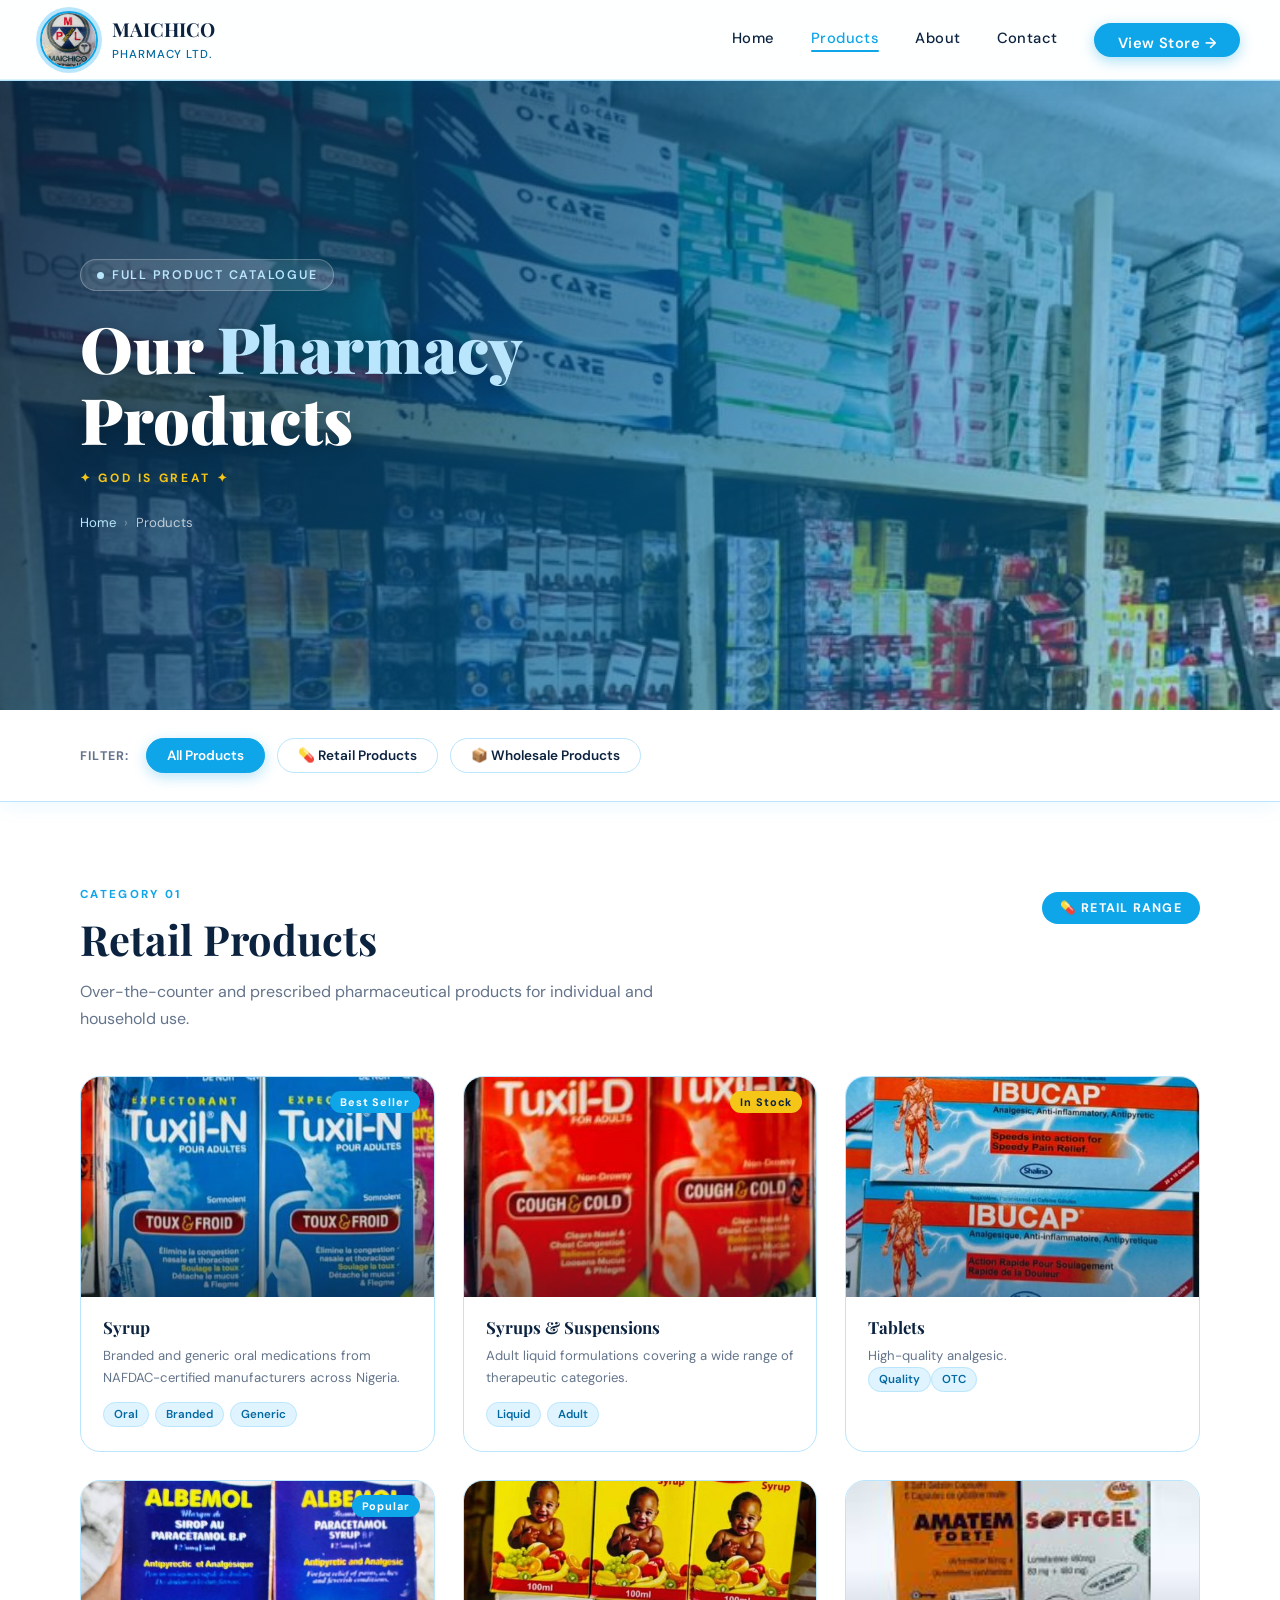
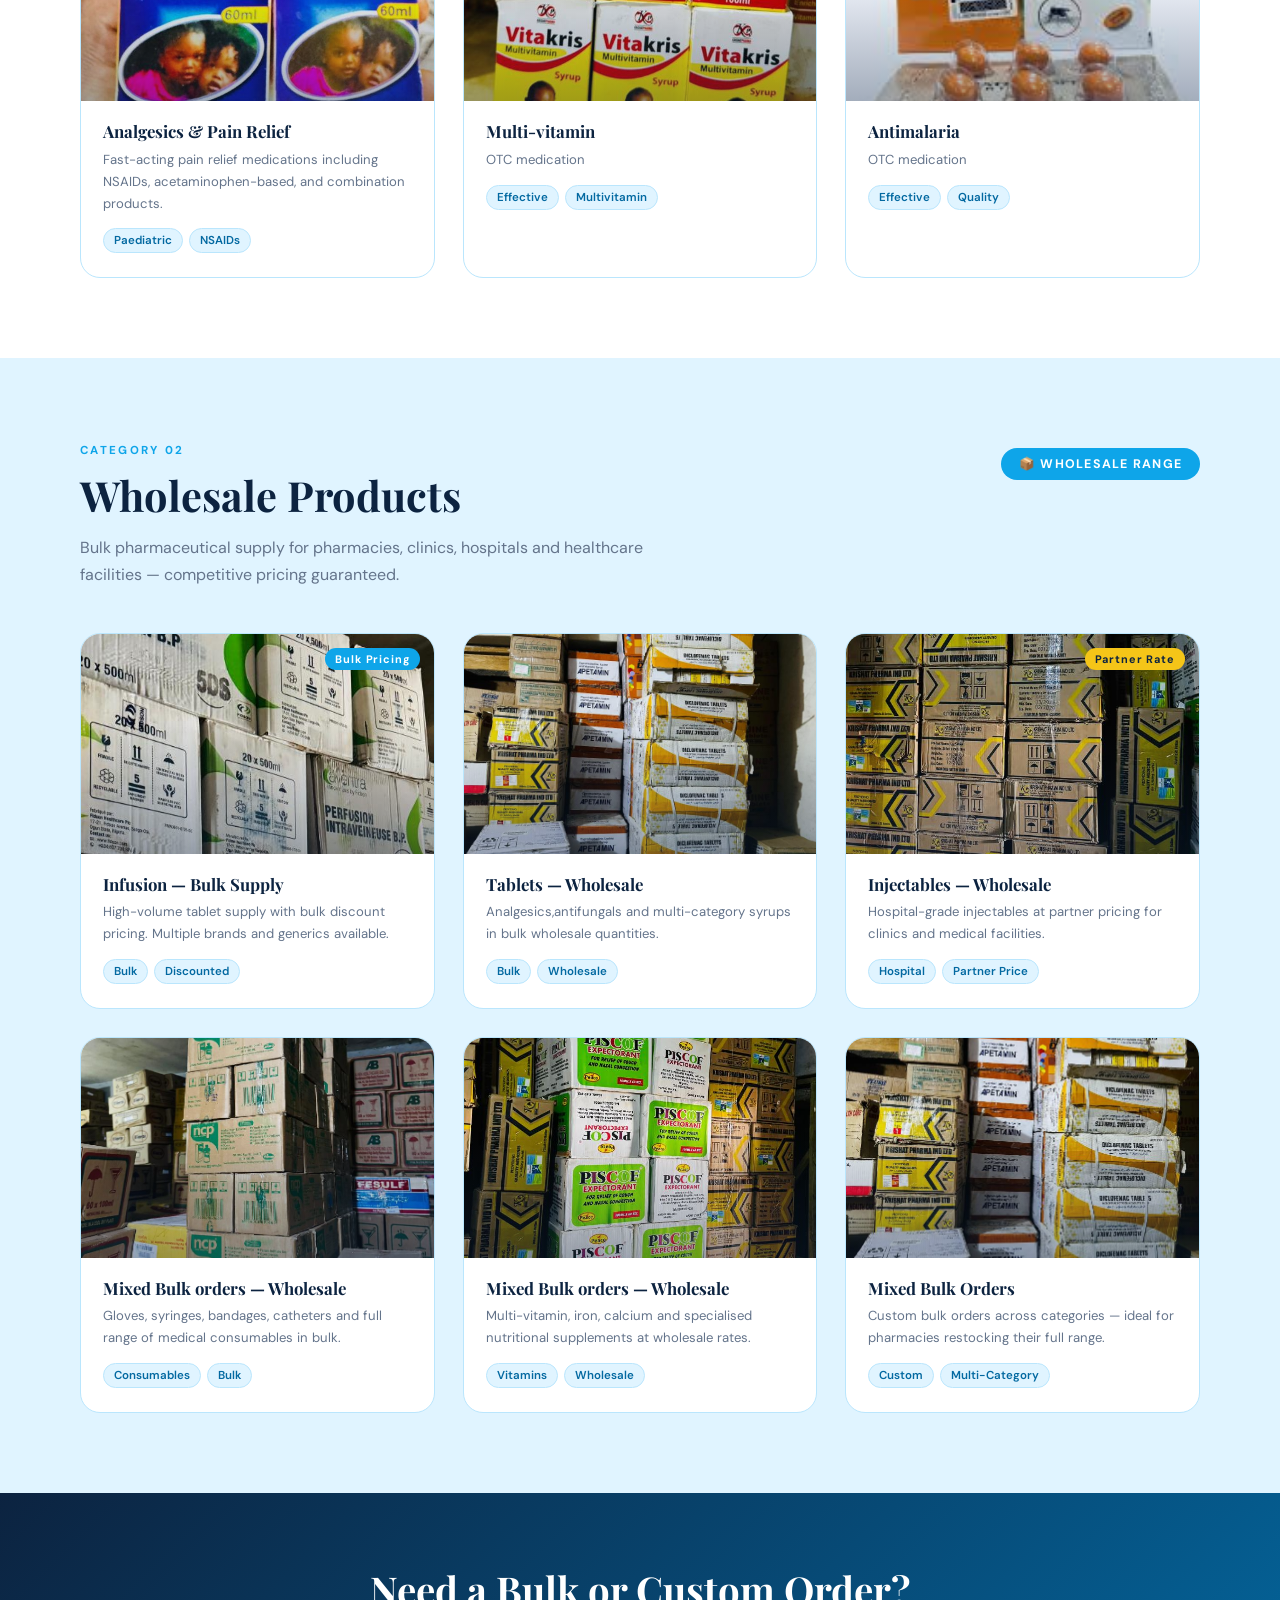
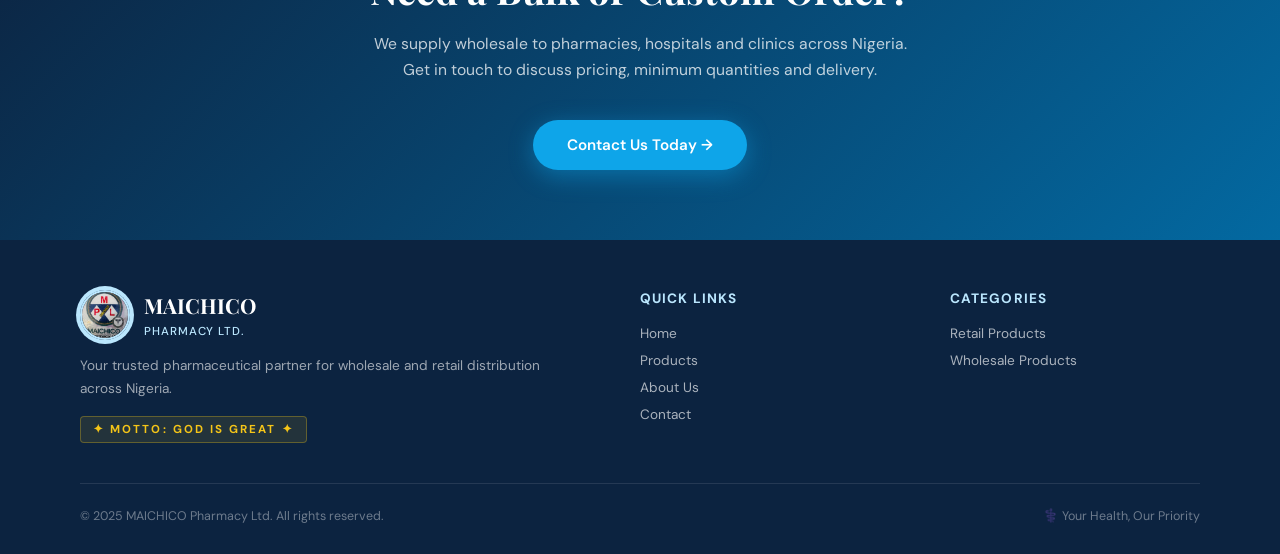
<file: products.html>
<!DOCTYPE html>
<html lang="en">
<head>
  <meta charset="UTF-8"/>
  <meta name="viewport" content="width=device-width, initial-scale=1.0"/>
  <title>Products — MAICHICO Pharmacy Ltd</title>
  <link href="https://fonts.googleapis.com/css2?family=Playfair+Display:wght@600;700;900&family=DM+Sans:wght@300;400;500;600&display=swap" rel="stylesheet"/>
  <style>
    :root {
      --sky:#0EA5E9; --sky-deep:#0369A1; --sky-light:#BAE6FD;
      --sky-pale:#E0F4FF; --white:#FFFFFF; --off-white:#F0F9FF;
      --navy:#0C2340; --gold:#F5C518; --text:#1E293B; --muted:#64748B;
      --glass:rgba(255,255,255,0.12); --glass-b:rgba(255,255,255,0.25);
      --shadow:0 8px 32px rgba(14,165,233,0.18);
      --shadow-lg:0 20px 60px rgba(3,105,161,0.22);
    }
    *,*::before,*::after{margin:0;padding:0;box-sizing:border-box}
    html{scroll-behavior:smooth}
    body{font-family:'DM Sans',sans-serif;background:var(--off-white);color:var(--text);overflow-x:hidden}
    img{max-width:100%;display:block} a{text-decoration:none;color:inherit}

    /* HEADER */
    header{position:fixed;top:0;left:0;right:0;z-index:1000;display:flex;align-items:center;justify-content:space-between;padding:0 40px;height:80px;background:rgba(255,255,255,0.92);backdrop-filter:blur(16px);border-bottom:1px solid rgba(14,165,233,0.15);box-shadow:0 2px 20px rgba(14,165,233,0.10);transition:box-shadow .3s}
    .logo{display:flex;align-items:center;gap:14px;flex-shrink:0}
    .logo img{height:58px;width:58px;object-fit:cover;border-radius:50%;border:2px solid var(--sky);box-shadow:0 0 0 4px var(--sky-light)}
    .logo-text strong{font-family:'Playfair Display',serif;font-size:1.2rem;color:var(--navy);display:block}
    .logo-text span{font-size:.72rem;color:var(--sky-deep);font-weight:500;letter-spacing:.08em;text-transform:uppercase}
    nav.desktop{display:flex;align-items:center;gap:36px}
    nav.desktop a{font-weight:500;font-size:.92rem;color:var(--navy);letter-spacing:.03em;position:relative;padding-bottom:4px}
    nav.desktop a::after{content:'';position:absolute;bottom:0;left:0;width:0;height:2px;background:var(--sky);transition:width .3s;border-radius:2px}
    nav.desktop a:hover::after,nav.desktop a.active::after{width:100%}
    nav.desktop a:hover,nav.desktop a.active{color:var(--sky)}
    .nav-cta{background:var(--sky);color:var(--white)!important;padding:10px 24px;border-radius:50px;font-weight:600!important;box-shadow:0 4px 14px rgba(14,165,233,.35);transition:all .25s!important}
    .nav-cta::after{display:none!important}
    .nav-cta:hover{background:var(--sky-deep)!important;transform:translateY(-2px)}
    .hamburger{display:none;flex-direction:column;gap:5px;cursor:pointer;padding:8px;border-radius:8px;border:none;background:transparent}
    .hamburger span{width:24px;height:2.5px;background:var(--navy);border-radius:2px;transition:all .3s;display:block}
    .hamburger.open span:nth-child(1){transform:rotate(45deg) translate(5px,5px)}
    .hamburger.open span:nth-child(2){opacity:0}
    .hamburger.open span:nth-child(3){transform:rotate(-45deg) translate(5px,-5px)}
    .mobile-menu{position:fixed;top:80px;left:0;right:0;background:rgba(255,255,255,0.97);backdrop-filter:blur(20px);z-index:999;padding:0 32px;max-height:0;overflow:hidden;transition:max-height .4s ease,padding .3s;border-bottom:1px solid var(--sky-light)}
    .mobile-menu.open{max-height:400px;padding:20px 32px 30px}
    .mobile-menu a{display:block;font-size:1.05rem;font-weight:500;color:var(--navy);padding:14px 0;border-bottom:1px solid var(--sky-pale);transition:color .2s,padding-left .2s}
    .mobile-menu a:last-child{border:none}
    .mobile-menu a:hover{color:var(--sky);padding-left:6px}

    /* HERO */
    .hero{margin-top:80px;position:relative;height:70vh;min-height:480px;display:flex;align-items:center;overflow:hidden}
    .hero-bg{position:absolute;inset:0;background-image:url('4.jpeg');background-size:cover;background-position:center 30%;transform:scale(1.06);animation:zoomOut 14s ease forwards}
    @keyframes zoomOut{from{transform:scale(1.06)}to{transform:scale(1.00)}}
    .hero-overlay{position:absolute;inset:0;background:linear-gradient(120deg,rgba(12,35,64,.88) 0%,rgba(3,105,161,.65) 55%,rgba(14,165,233,.30) 100%)}
    .hero-content{position:relative;z-index:2;padding:0 80px;max-width:700px;animation:fadeUp .9s ease both}
    @keyframes fadeUp{from{opacity:0;transform:translateY(30px)}to{opacity:1;transform:translateY(0)}}
    .hero-badge{display:inline-flex;align-items:center;gap:8px;background:var(--glass);border:1px solid var(--glass-b);color:var(--sky-light);font-size:.78rem;font-weight:600;letter-spacing:.14em;text-transform:uppercase;padding:7px 16px;border-radius:50px;backdrop-filter:blur(8px);margin-bottom:22px}
    .hero-badge::before{content:'';width:7px;height:7px;background:var(--sky-light);border-radius:50%;animation:pulse 1.8s ease-in-out infinite}
    @keyframes pulse{0%,100%{opacity:1;transform:scale(1)}50%{opacity:.5;transform:scale(1.4)}}
    .hero h1{font-family:'Playfair Display',serif;font-size:clamp(2.4rem,5vw,4rem);font-weight:900;color:var(--white);line-height:1.1;margin-bottom:16px;text-shadow:0 2px 20px rgba(0,0,0,.3)}
    .hero h1 em{font-style:normal;color:var(--sky-light)}
    .hero-motto{font-size:.75rem;font-weight:700;letter-spacing:.22em;text-transform:uppercase;color:var(--gold);margin-top:10px}
    .breadcrumb{display:flex;align-items:center;gap:8px;margin-top:28px;font-size:.82rem;color:rgba(255,255,255,.7)}
    .breadcrumb a{color:var(--sky-light)}
    .breadcrumb a:hover{color:var(--white)}
    .breadcrumb .sep{opacity:.5}

    /* FILTER BAR */
    .filter-bar{background:var(--white);padding:28px 80px;border-bottom:1px solid var(--sky-light);display:flex;align-items:center;gap:12px;flex-wrap:wrap;position:sticky;top:80px;z-index:100;box-shadow:0 4px 20px rgba(14,165,233,.08)}
    .filter-label{font-size:.78rem;font-weight:700;color:var(--muted);letter-spacing:.1em;text-transform:uppercase;margin-right:4px}
    .filter-btn{padding:8px 20px;border-radius:50px;border:1.5px solid var(--sky-light);background:transparent;color:var(--navy);font-size:.85rem;font-weight:600;cursor:pointer;transition:all .22s;font-family:'DM Sans',sans-serif}
    .filter-btn:hover{background:var(--sky-pale);border-color:var(--sky)}
    .filter-btn.active{background:var(--sky);color:var(--white);border-color:var(--sky);box-shadow:0 4px 14px rgba(14,165,233,.3)}

    /* SECTIONS */
    .cat-section{padding:80px 80px}
    .cat-section:nth-child(odd){background:var(--white)}
    .cat-section:nth-child(even){background:var(--sky-pale)}
    .cat-header{display:flex;align-items:flex-start;justify-content:space-between;margin-bottom:44px;flex-wrap:wrap;gap:16px}
    .section-tag{display:inline-block;font-size:.72rem;font-weight:700;letter-spacing:.20em;text-transform:uppercase;color:var(--sky);margin-bottom:12px}
    .section-title{font-family:'Playfair Display',serif;font-size:clamp(1.8rem,3.5vw,2.6rem);font-weight:700;color:var(--navy);margin-bottom:14px;line-height:1.2}
    .section-subtitle{color:var(--muted);font-size:1rem;line-height:1.7;max-width:580px}
    .cat-badge{display:inline-flex;align-items:center;gap:10px;background:var(--sky);color:var(--white);font-size:.78rem;font-weight:700;letter-spacing:.1em;text-transform:uppercase;padding:8px 18px;border-radius:50px;white-space:nowrap;margin-top:10px}

    /* PRODUCT GRID */
    .product-grid{display:grid;grid-template-columns:repeat(auto-fill,minmax(260px,1fr));gap:28px}
    .product-card{background:var(--white);border-radius:20px;overflow:hidden;border:1.5px solid var(--sky-light);transition:transform .3s,box-shadow .3s;position:relative}
    .product-card:hover{transform:translateY(-8px);box-shadow:var(--shadow-lg)}
    .card-badge{position:absolute;top:14px;right:14px;background:var(--sky);color:var(--white);font-size:.68rem;font-weight:700;letter-spacing:.08em;padding:4px 10px;border-radius:50px;z-index:2}
    .card-badge.gold{background:var(--gold);color:var(--navy)}
    .card-img{height:220px;overflow:hidden;background:var(--sky-pale);display:flex;align-items:center;justify-content:center;position:relative;flex-direction:column;gap:10px}
    .card-img img{width:100%;height:100%;object-fit:cover;position:absolute;inset:0;transition:transform .4s ease}
    .product-card:hover .card-img img{transform:scale(1.07)}
    .img-overlay{position:absolute;inset:0;background:linear-gradient(to top,rgba(12,35,64,.35) 0%,transparent 60%)}
    .card-emoji{font-size:3.5rem;position:relative;z-index:1}
    .card-label{font-size:.85rem;font-weight:600;color:var(--sky-deep);position:relative;z-index:1}
    .card-body{padding:20px 22px 24px}
    .card-body h3{font-family:'Playfair Display',serif;font-size:1.05rem;color:var(--navy);margin-bottom:6px;line-height:1.3}
    .card-body p{font-size:.82rem;color:var(--muted);line-height:1.65}
    .card-tags{display:flex;flex-wrap:wrap;gap:6px;margin-top:14px}
    .card-tag{font-size:.72rem;font-weight:600;background:var(--sky-pale);color:var(--sky-deep);padding:4px 10px;border-radius:50px;border:1px solid var(--sky-light)}

    /* CTA */
    .cta-strip{background:linear-gradient(135deg,var(--navy) 0%,var(--sky-deep) 100%);padding:70px 80px;text-align:center}
    .cta-strip h2{font-family:'Playfair Display',serif;font-size:clamp(1.8rem,3vw,2.6rem);color:var(--white);margin-bottom:16px}
    .cta-strip p{color:rgba(255,255,255,.75);max-width:560px;margin:0 auto 36px;font-size:.98rem;line-height:1.7}
    .btn-primary{display:inline-flex;align-items:center;gap:8px;background:var(--sky);color:var(--white);font-weight:600;font-size:.95rem;padding:15px 34px;border-radius:50px;box-shadow:0 6px 24px rgba(14,165,233,.45);transition:all .25s}
    .btn-primary:hover{background:white;color:var(--sky-deep);transform:translateY(-2px)}

    /* FOOTER */
    footer{background:var(--navy);color:var(--white);padding:50px 80px 30px}
    .footer-top{display:grid;grid-template-columns:2fr 1fr 1fr;gap:60px;padding-bottom:40px;border-bottom:1px solid rgba(255,255,255,.1)}
    .footer-brand .logo-text strong{color:var(--white);font-size:1.3rem}
    .footer-brand .logo-text span{color:var(--sky-light)}
    .footer-brand p{margin-top:14px;font-size:.85rem;color:rgba(255,255,255,.6);line-height:1.7}
    .footer-motto{display:inline-block;margin-top:16px;font-size:.72rem;font-weight:700;letter-spacing:.18em;color:var(--gold);background:rgba(245,197,24,.1);border:1px solid rgba(245,197,24,.3);padding:5px 12px;border-radius:4px}
    .footer-col h5{font-weight:700;font-size:.85rem;letter-spacing:.08em;text-transform:uppercase;color:var(--sky-light);margin-bottom:18px}
    .footer-col a{display:block;font-size:.85rem;color:rgba(255,255,255,.65);margin-bottom:10px;transition:color .2s,padding-left .2s}
    .footer-col a:hover{color:var(--sky-light);padding-left:4px}
    .footer-bottom{display:flex;align-items:center;justify-content:space-between;padding-top:24px;font-size:.78rem;color:rgba(255,255,255,.4)}

    /* RESPONSIVE */
    @media(max-width:1024px){
      header{padding:0 24px;height:70px}
      .logo img{height:48px;width:48px}
      .mobile-menu{top:70px}
      .hero{margin-top:70px}
      .cat-section{padding:60px 40px}
      .filter-bar{padding:22px 40px;top:70px}
      .footer-top{grid-template-columns:1fr 1fr;gap:40px}
      .cta-strip{padding:60px 40px}
    }
    @media(max-width:768px){
      nav.desktop{display:none}
      .hamburger{display:flex}
      header{padding:0 16px;height:64px}
      .logo img{height:42px;width:42px}
      .logo-text strong{font-size:1.05rem}
      .mobile-menu{top:64px}
      .hero{margin-top:64px;height:auto;min-height:60vh;padding:50px 0 60px}
      .hero-content{padding:0 18px;width:100%}
      .hero h1{font-size:clamp(1.8rem,7vw,2.4rem)}
      .breadcrumb{display:none}
      .cat-section{padding:40px 16px}
      /* Filter bar: wrap nicely, no horizontal scroll */
      .filter-bar{
        padding:14px 16px;
        top:64px;
        gap:8px;
        flex-wrap:wrap;
        overflow-x:hidden;
      }
      .filter-label{width:100%;margin-bottom:2px}
      .filter-btn{font-size:.78rem;padding:7px 14px;flex-shrink:0}
      /* Cards: 2 columns on tablets / large phones */
      .product-grid{grid-template-columns:repeat(2,1fr);gap:14px}
      .card-img{height:160px}
      .card-body{padding:14px 14px 18px}
      .card-body h3{font-size:.95rem}
      .card-body p{font-size:.78rem}
      .cat-header{flex-direction:column;margin-bottom:28px}
      .section-title{font-size:clamp(1.5rem,5vw,2rem)}
      .cta-strip{padding:40px 16px}
      .footer-top{grid-template-columns:1fr;gap:28px}
      .footer-bottom{flex-direction:column;gap:6px;text-align:center}
      footer{padding:40px 16px 24px}
    }
    /* Small phones: single column, fully fitted */
    @media(max-width:480px){
      header{padding:0 14px;height:60px}
      .logo img{height:38px;width:38px}
      .logo-text strong{font-size:.95rem}
      .logo-text span{font-size:.65rem}
      .mobile-menu{top:60px}
      .hero{margin-top:60px;min-height:55vh;padding:40px 0 50px}
      .hero-content{padding:0 16px}
      .hero h1{font-size:clamp(1.65rem,8vw,2.1rem)}
      .filter-bar{top:60px;padding:12px 14px;gap:6px}
      .filter-btn{font-size:.74rem;padding:6px 12px}
      /* Single column on small phones */
      .product-grid{grid-template-columns:1fr;gap:16px}
      .card-img{height:200px}
      .card-body{padding:16px 16px 20px}
      .card-body h3{font-size:1rem}
      .card-body p{font-size:.82rem}
      .cat-section{padding:32px 14px}
      .cta-strip{padding:36px 14px}
      .cat-badge{font-size:.72rem;padding:6px 14px}
    }
    /* Extra small phones (e.g. iPhone SE) */
    @media(max-width:360px){
      .logo-text strong{font-size:.88rem}
      .hero h1{font-size:1.55rem}
      .product-grid{gap:12px}
      .card-img{height:180px}
    }
  </style>
</head>
<body>

  <!-- HEADER -->
  <header id="header">
    <div class="logo">
      <img src="1.jpeg" alt="MAICHICO Logo"/>
      <div class="logo-text">
        <strong>MAICHICO</strong>
        <span>Pharmacy Ltd.</span>
      </div>
    </div>
    <nav class="desktop">
      <a href="index.html">Home</a>
      <a href="products.html" class="active">Products</a>
      <a href="about.html">About</a>
      <a href="contact.html">Contact</a>
      <a href="products.html" class="nav-cta">View Store →</a>
    </nav>
    <button class="hamburger" id="burger" aria-label="Toggle menu">
      <span></span><span></span><span></span>
    </button>
  </header>

  <div class="mobile-menu" id="mobileMenu">
    <a href="index.html"         onclick="closeMenu()">🏠 Home</a>
    <a href="products.html"      onclick="closeMenu()">💊 Products</a>
    <a href="index.html#why"     onclick="closeMenu()">ℹ️ About Us</a>
    <a href="index.html#contact" onclick="closeMenu()">📞 Contact</a>
  </div>

  <!-- HERO -->
  <section class="hero">
    <div class="hero-bg"></div>
    <div class="hero-overlay"></div>
    <div class="hero-content">
      <div class="hero-badge">Full Product Catalogue</div>
      <h1>Our <em>Pharmacy</em><br/>Products</h1>
      <div class="hero-motto">✦ GOD IS GREAT ✦</div>
      <div class="breadcrumb">
        <a href="index.html">Home</a>
        <span class="sep">›</span>
        <span>Products</span>
      </div>
    </div>
  </section>

  <!-- FILTER BAR -->
  <div class="filter-bar">
    <span class="filter-label">Filter:</span>
    <button class="filter-btn active" onclick="filterSection('all',this)">All Products</button>
    <button class="filter-btn" onclick="filterSection('retail',this)">💊 Retail Products</button>
    <button class="filter-btn" onclick="filterSection('wholesale',this)">📦 Wholesale Products</button>
  </div>

  <!-- SECTION 1: RETAIL -->
  <section class="cat-section" id="retail">
    <div class="cat-header">
      <div>
        <span class="section-tag">Category 01</span>
        <h2 class="section-title">Retail Products</h2>
        <p class="section-subtitle">Over-the-counter and prescribed pharmaceutical products for individual and household use.</p>
      </div>
      <span class="cat-badge">💊 Retail Range</span>
    </div>
    <div class="product-grid">

      <div class="product-card">
        <div class="card-badge">Best Seller</div>
        <div class="card-img">
          <img src="9.jpeg" alt="Tablets"/>
          <div class="img-overlay"></div>
        </div>
        <div class="card-body">
          <h3>Syrup</h3>
          <p>Branded and generic oral medications from NAFDAC-certified manufacturers across Nigeria.</p>
          <div class="card-tags"><span class="card-tag">Oral</span><span class="card-tag">Branded</span><span class="card-tag">Generic</span></div>
        </div>
      </div>

      <div class="product-card">
        <div class="card-badge gold">In Stock</div>
        <div class="card-img">
          <img src="8.jpeg" alt="Syrups"/>
          <div class="img-overlay"></div>
        </div>
        <div class="card-body">
          <h3>Syrups & Suspensions</h3>
          <p>Adult liquid formulations covering a wide range of therapeutic categories.</p>
          <div class="card-tags"><span class="card-tag">Liquid</span><span class="card-tag">Adult</span></div>
        </div>
      </div>

      <div class="product-card">
        <div class="card-img">
          <img src="10.jpeg" alt="Vitamins"/>
          <div class="img-overlay"></div>
        </div>
        <div class="card-body">
          <h3> Tablets</h3>
          <p>High-quality analgesic.</p>
          <div ><span class="card-tag">  Quality</span><span class="card-tag">OTC</span></div>
        </div>
      </div>

      <div class="product-card">
        <div class="card-badge">Popular</div>
        <div class="card-img">
          <img src="6.jpeg" alt="Pain Relief"/>
          <div class="img-overlay"></div>
        </div>
        <div class="card-body">
          <h3>Analgesics & Pain Relief</h3>
          <p>Fast-acting pain relief medications including NSAIDs, acetaminophen-based, and combination products.</p>
          <div class="card-tags"><span class="card-tag">Paediatric</span><span class="card-tag">NSAIDs</span></div>
        </div>
      </div>

      <div class="product-card">
        <div class="card-img">
          <img src="7.jpeg" alt="Antibiotics"/>
          <div class="img-overlay"></div>
        </div>
        <div class="card-body">
          <h3>Multi-vitamin</h3>
          <p>OTC medication </p>
          <div class="card-tags"><span class="card-tag">Effective</span><span class="card-tag">Multivitamin</span></div>
        </div>
      </div>

      

       <div class="product-card">
        <div class="card-img">
          <img src="[data-uri]" alt="Antibiotics"/>
          <div class="img-overlay"></div>
        </div>
        <div class="card-body">
          <h3>Antimalaria </h3>
          <p>OTC medication </p>
          <div class="card-tags"><span class="card-tag">Effective</span><span class="card-tag">Quality</span></div>
        </div>
      </div>

    </div>
  </section>

  <!-- SECTION 2: WHOLESALE -->
  <section class="cat-section" id="wholesale">
    <div class="cat-header">
      <div>
        <span class="section-tag">Category 02</span>
        <h2 class="section-title">Wholesale Products</h2>
        <p class="section-subtitle">Bulk pharmaceutical supply for pharmacies, clinics, hospitals and healthcare facilities — competitive pricing guaranteed.</p>
      </div>
      <span class="cat-badge">📦 Wholesale Range</span>
    </div>
    <div class="product-grid">

      <div class="product-card">
        <div class="card-badge">Bulk Pricing</div>
        <div class="card-img">
          <img src="11.jpeg" alt="Wholesale tablets" onerror="this.parentElement.innerHTML='<span class=&quot;card-emoji&quot;>💊</span><span class=&quot;card-label&quot;>Tablets — Bulk</span>'"/>
          <div class="img-overlay"></div>
        </div>
        <div class="card-body">
          <h3>Infusion — Bulk Supply</h3>
          <p>High-volume tablet supply with bulk discount pricing. Multiple brands and generics available.</p>
          <div class="card-tags"><span class="card-tag">Bulk</span><span class="card-tag">Discounted</span></div>
        </div>
      </div>

      <div class="product-card">
        <div class="card-img">
          <img src="12.jpeg" alt="Wholesale syrups" onerror="this.parentElement.innerHTML='<span class=&quot;card-emoji&quot;>🧴</span><span class=&quot;card-label&quot;>Syrups — Bulk</span>'"/>
          <div class="img-overlay"></div>
        </div>
        <div class="card-body">
          <h3>Tablets — Wholesale</h3>
          <p> Analgesics,antifungals and multi-category syrups in bulk wholesale quantities.</p>
          <div class="card-tags"><span class="card-tag">Bulk</span><span class="card-tag">Wholesale</span></div>
        </div>
      </div>

      <div class="product-card">
        <div class="card-badge gold">Partner Rate</div>
        <div class="card-img">
          <img src="13.jpeg" alt="Wholesale injectables" onerror="this.parentElement.innerHTML='<span class=&quot;card-emoji&quot;>💉</span><span class=&quot;card-label&quot;>Injectables — Bulk</span>'"/>
          <div class="img-overlay"></div>
        </div>
        <div class="card-body">
          <h3>Injectables — Wholesale</h3>
          <p>Hospital-grade injectables at partner pricing for clinics and medical facilities.</p>
          <div class="card-tags"><span class="card-tag">Hospital</span><span class="card-tag">Partner Price</span></div>
        </div>
      </div>

      <div class="product-card">
        <div class="card-img">
          <img src="14.jpeg" alt="Consumables wholesale" onerror="this.parentElement.innerHTML='<span class=&quot;card-emoji&quot;>🩺</span><span class=&quot;card-label&quot;>Consumables</span>'"/>
          <div class="img-overlay"></div>
        </div>
        <div class="card-body">
          <h3>Mixed Bulk orders — Wholesale</h3>
          <p>Gloves, syringes, bandages, catheters and full range of medical consumables in bulk.</p>
          <div class="card-tags"><span class="card-tag">Consumables</span><span class="card-tag">Bulk</span></div>
        </div>
      </div>

      <div class="product-card">
        <div class="card-img">
          <img src="15.jpeg" alt="Vitamins wholesale" onerror="this.parentElement.innerHTML='<span class=&quot;card-emoji&quot;>🌿</span><span class=&quot;card-label&quot;>Vitamins — Bulk</span>'"/>
          <div class="img-overlay"></div>
        </div>
        <div class="card-body">
          <h3>Mixed Bulk orders — Wholesale</h3>
          <p>Multi-vitamin, iron, calcium and specialised nutritional supplements at wholesale rates.</p>
          <div class="card-tags"><span class="card-tag">Vitamins</span><span class="card-tag">Wholesale</span></div>
        </div>
      </div>

      <div class="product-card">
        <div class="card-img">
          <img src="16.jpeg" alt="Mixed wholesale" onerror="this.parentElement.innerHTML='<span class=&quot;card-emoji&quot;>📦</span><span class=&quot;card-label&quot;>Mixed Bulk Orders</span>'"/>
          <div class="img-overlay"></div>
        </div>
        <div class="card-body">
          <h3>Mixed Bulk Orders</h3>
          <p>Custom bulk orders across categories — ideal for pharmacies restocking their full range.</p>
          <div class="card-tags"><span class="card-tag">Custom</span><span class="card-tag">Multi-Category</span></div>
        </div>
      </div>

    </div>
  </section>

  <!-- CTA STRIP -->
  <div class="cta-strip">
    <h2>Need a Bulk or Custom Order?</h2>
    <p>We supply wholesale to pharmacies, hospitals and clinics across Nigeria. Get in touch to discuss pricing, minimum quantities and delivery.</p>
    <a href="contact.html" class="btn-primary">Contact Us Today →</a>
  </div>

  <!-- FOOTER -->
  <footer>
    <div class="footer-top">
      <div class="footer-brand">
        <div class="logo">
          <img src="1.jpeg" alt="Logo" style="height:50px;width:50px;border-color:var(--sky-light)"/>
          <div class="logo-text"><strong>MAICHICO</strong><span>Pharmacy Ltd.</span></div>
        </div>
        <p>Your trusted pharmaceutical partner for wholesale and retail distribution across Nigeria.</p>
        <div class="footer-motto">✦ MOTTO: GOD IS GREAT ✦</div>
      </div>
      <div class="footer-col">
        <h5>Quick Links</h5>
        <a href="index.html">Home</a>
        <a href="products.html">Products</a>
        <a href="about.html">About Us</a>
        <a href="contact.html">Contact</a>
      </div>
      <div class="footer-col">
        <h5>Categories</h5>
        <a href="products.htmll">Retail Products</a>
        <a href="products.html">Wholesale Products</a>
      </div>
    </div>
    <div class="footer-bottom">
      <span>© 2025 MAICHICO Pharmacy Ltd. All rights reserved.</span>
      <span>⚕️ Your Health, Our Priority</span>
    </div>
  </footer>

  <script>
    const burger = document.getElementById('burger');
    const menu   = document.getElementById('mobileMenu');
    burger.addEventListener('click', () => {
      burger.classList.toggle('open');
      menu.classList.toggle('open');
    });
    function closeMenu() {
      burger.classList.remove('open');
      menu.classList.remove('open');
    }

    window.addEventListener('scroll', () => {
      document.getElementById('header').style.boxShadow =
        window.scrollY > 30 ? '0 4px 30px rgba(14,165,233,.18)' : '0 2px 20px rgba(14,165,233,.10)';
    });

    function filterSection(id, btn) {
      document.querySelectorAll('.filter-btn').forEach(b => b.classList.remove('active'));
      btn.classList.add('active');
      ['retail','wholesale'].forEach(sec => {
        const el = document.getElementById(sec);
        el.style.display = (id === 'all' || id === sec) ? 'block' : 'none';
      });
      if (id !== 'all') {
        setTimeout(() => {
          const target = document.getElementById(id);
          if (target) {
            const top = target.getBoundingClientRect().top + window.scrollY - 150;
            window.scrollTo({ top, behavior:'smooth' });
          }
        }, 80);
      }
    }

    const observer = new IntersectionObserver((entries) => {
      entries.forEach(e => {
        if (e.isIntersecting) {
          e.target.style.opacity = '1';
          e.target.style.transform = 'translateY(0)';
        }
      });
    }, { threshold: 0.08 });

    document.querySelectorAll('.product-card').forEach(el => {
      el.style.opacity = '0';
      el.style.transform = 'translateY(28px)';
      el.style.transition = 'opacity .6s ease, transform .6s ease';
      observer.observe(el);
    });
  </script>

</body>
</html>
</file>
